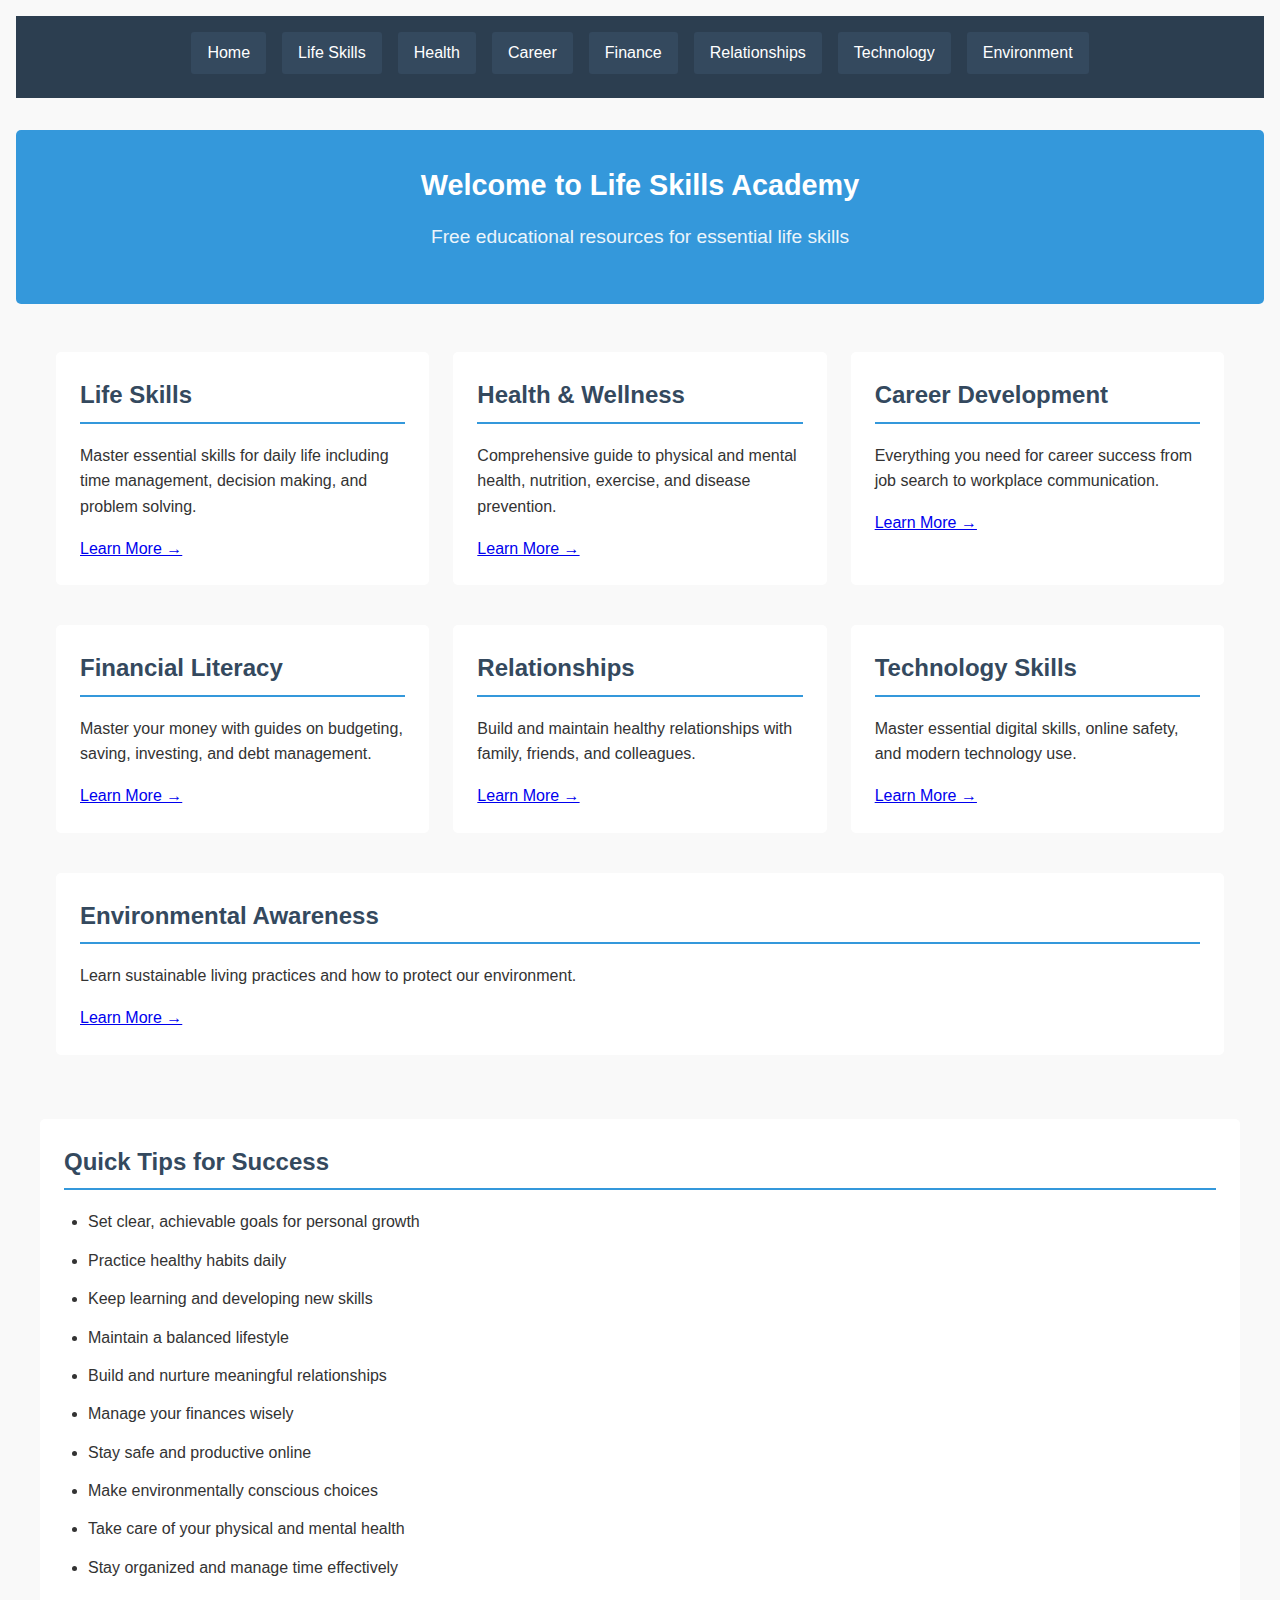
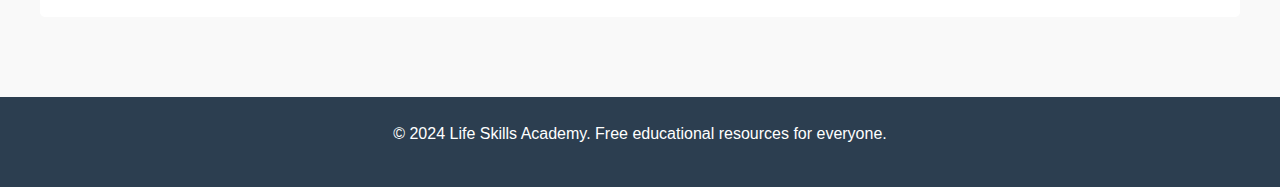
<file: index.html>
<!DOCTYPE html>
<html lang="en">
<head>
    <meta charset="UTF-8">
    <meta name="viewport" content="width=device-width, initial-scale=1.0">
    <meta name="description" content="Life Skills Academy - Free educational resources for essential life skills, health, career development, financial literacy, relationships, technology, and environmental awareness.">
    <meta http-equiv="Content-Type" content="text/html; charset=UTF-8">
    <meta name="robots" content="index, follow">
    <title>Life Skills Academy - Free Educational Resources</title>
    <link rel="stylesheet" href="styles.css">
</head>
<body>
    <header>
        <nav>
            <ul>
                <li><a href="index.html">Home</a></li>
                <li><a href="skills.html">Life Skills</a></li>
                <li><a href="health.html">Health</a></li>
                <li><a href="career.html">Career</a></li>
                <li><a href="finance.html">Finance</a></li>
                <li><a href="relationships.html">Relationships</a></li>
                <li><a href="technology.html">Technology</a></li>
                <li><a href="environment.html">Environment</a></li>
            </ul>
        </nav>
    </header>

    <main>
        <section class="hero">
            <h1>Welcome to Life Skills Academy</h1>
            <p>Free educational resources for essential life skills</p>
        </section>

        <section class="features">
            <div class="feature-grid">
                <article class="feature">
                    <h2>Life Skills</h2>
                    <p>Master essential skills for daily life including time management, decision making, and problem solving.</p>
                    <a href="skills.html">Learn More →</a>
                </article>

                <article class="feature">
                    <h2>Health & Wellness</h2>
                    <p>Comprehensive guide to physical and mental health, nutrition, exercise, and disease prevention.</p>
                    <a href="health.html">Learn More →</a>
                </article>

                <article class="feature">
                    <h2>Career Development</h2>
                    <p>Everything you need for career success from job search to workplace communication.</p>
                    <a href="career.html">Learn More →</a>
                </article>

                <article class="feature">
                    <h2>Financial Literacy</h2>
                    <p>Master your money with guides on budgeting, saving, investing, and debt management.</p>
                    <a href="finance.html">Learn More →</a>
                </article>

                <article class="feature">
                    <h2>Relationships</h2>
                    <p>Build and maintain healthy relationships with family, friends, and colleagues.</p>
                    <a href="relationships.html">Learn More →</a>
                </article>

                <article class="feature">
                    <h2>Technology Skills</h2>
                    <p>Master essential digital skills, online safety, and modern technology use.</p>
                    <a href="technology.html">Learn More →</a>
                </article>

                <article class="feature">
                    <h2>Environmental Awareness</h2>
                    <p>Learn sustainable living practices and how to protect our environment.</p>
                    <a href="environment.html">Learn More →</a>
                </article>
            </div>
        </section>

        <section class="quick-tips">
            <h2>Quick Tips for Success</h2>
            <ul>
                <li>Set clear, achievable goals for personal growth</li>
                <li>Practice healthy habits daily</li>
                <li>Keep learning and developing new skills</li>
                <li>Maintain a balanced lifestyle</li>
                <li>Build and nurture meaningful relationships</li>
                <li>Manage your finances wisely</li>
                <li>Stay safe and productive online</li>
                <li>Make environmentally conscious choices</li>
                <li>Take care of your physical and mental health</li>
                <li>Stay organized and manage time effectively</li>
            </ul>
        </section>
    </main>

    <footer>
        <p>&copy; 2024 Life Skills Academy. Free educational resources for everyone.</p>
    </footer>
</body>
</html>
</file>
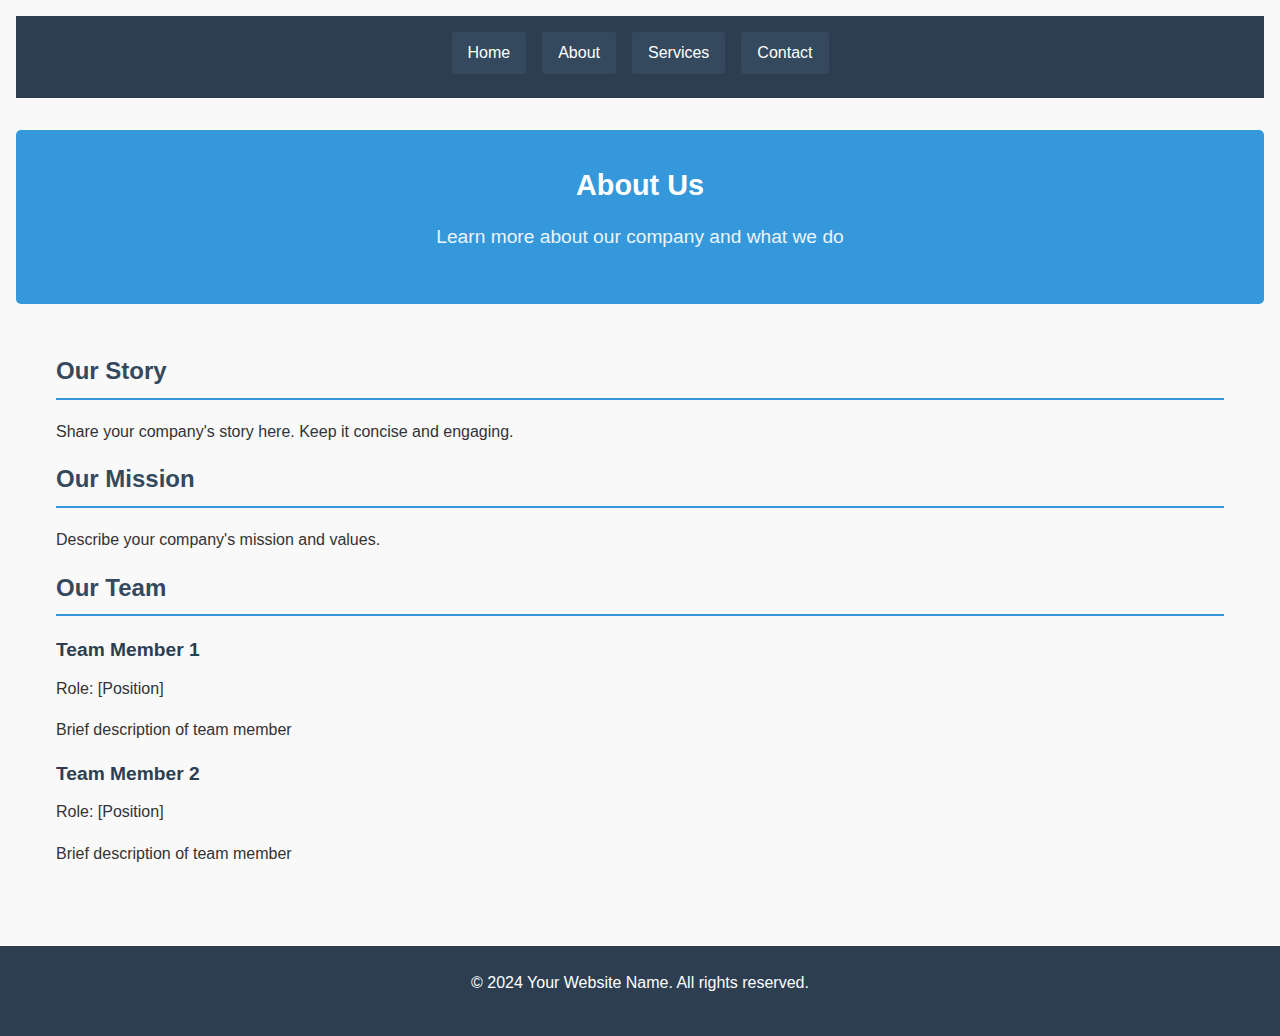
<file: about.html>
<!DOCTYPE html>
<html lang="en">
<head>
    <meta charset="UTF-8">
    <meta name="viewport" content="width=device-width, initial-scale=1.0">
    <meta name="description" content="Learn more about our company and our mission">
    <meta http-equiv="Content-Type" content="text/html; charset=UTF-8">
    <meta name="robots" content="index, follow">
    <title>About Us - Your Website Name</title>
    <link rel="stylesheet" href="styles.css">
</head>
<body>
    <header>
        <nav>
            <ul>
                <li><a href="index.html">Home</a></li>
                <li><a href="about.html">About</a></li>
                <li><a href="services.html">Services</a></li>
                <li><a href="contact.html">Contact</a></li>
            </ul>
        </nav>
    </header>

    <main>
        <section class="hero">
            <h1>About Us</h1>
            <p>Learn more about our company and what we do</p>
        </section>

        <section class="content">
            <h2>Our Story</h2>
            <p>Share your company's story here. Keep it concise and engaging.</p>

            <h2>Our Mission</h2>
            <p>Describe your company's mission and values.</p>

            <h2>Our Team</h2>
            <div class="team-members">
                <div class="member">
                    <h3>Team Member 1</h3>
                    <p>Role: [Position]</p>
                    <p>Brief description of team member</p>
                </div>
                <div class="member">
                    <h3>Team Member 2</h3>
                    <p>Role: [Position]</p>
                    <p>Brief description of team member</p>
                </div>
            </div>
        </section>
    </main>

    <footer>
        <p>&copy; 2024 Your Website Name. All rights reserved.</p>
    </footer>
</body>
</html>
</file>
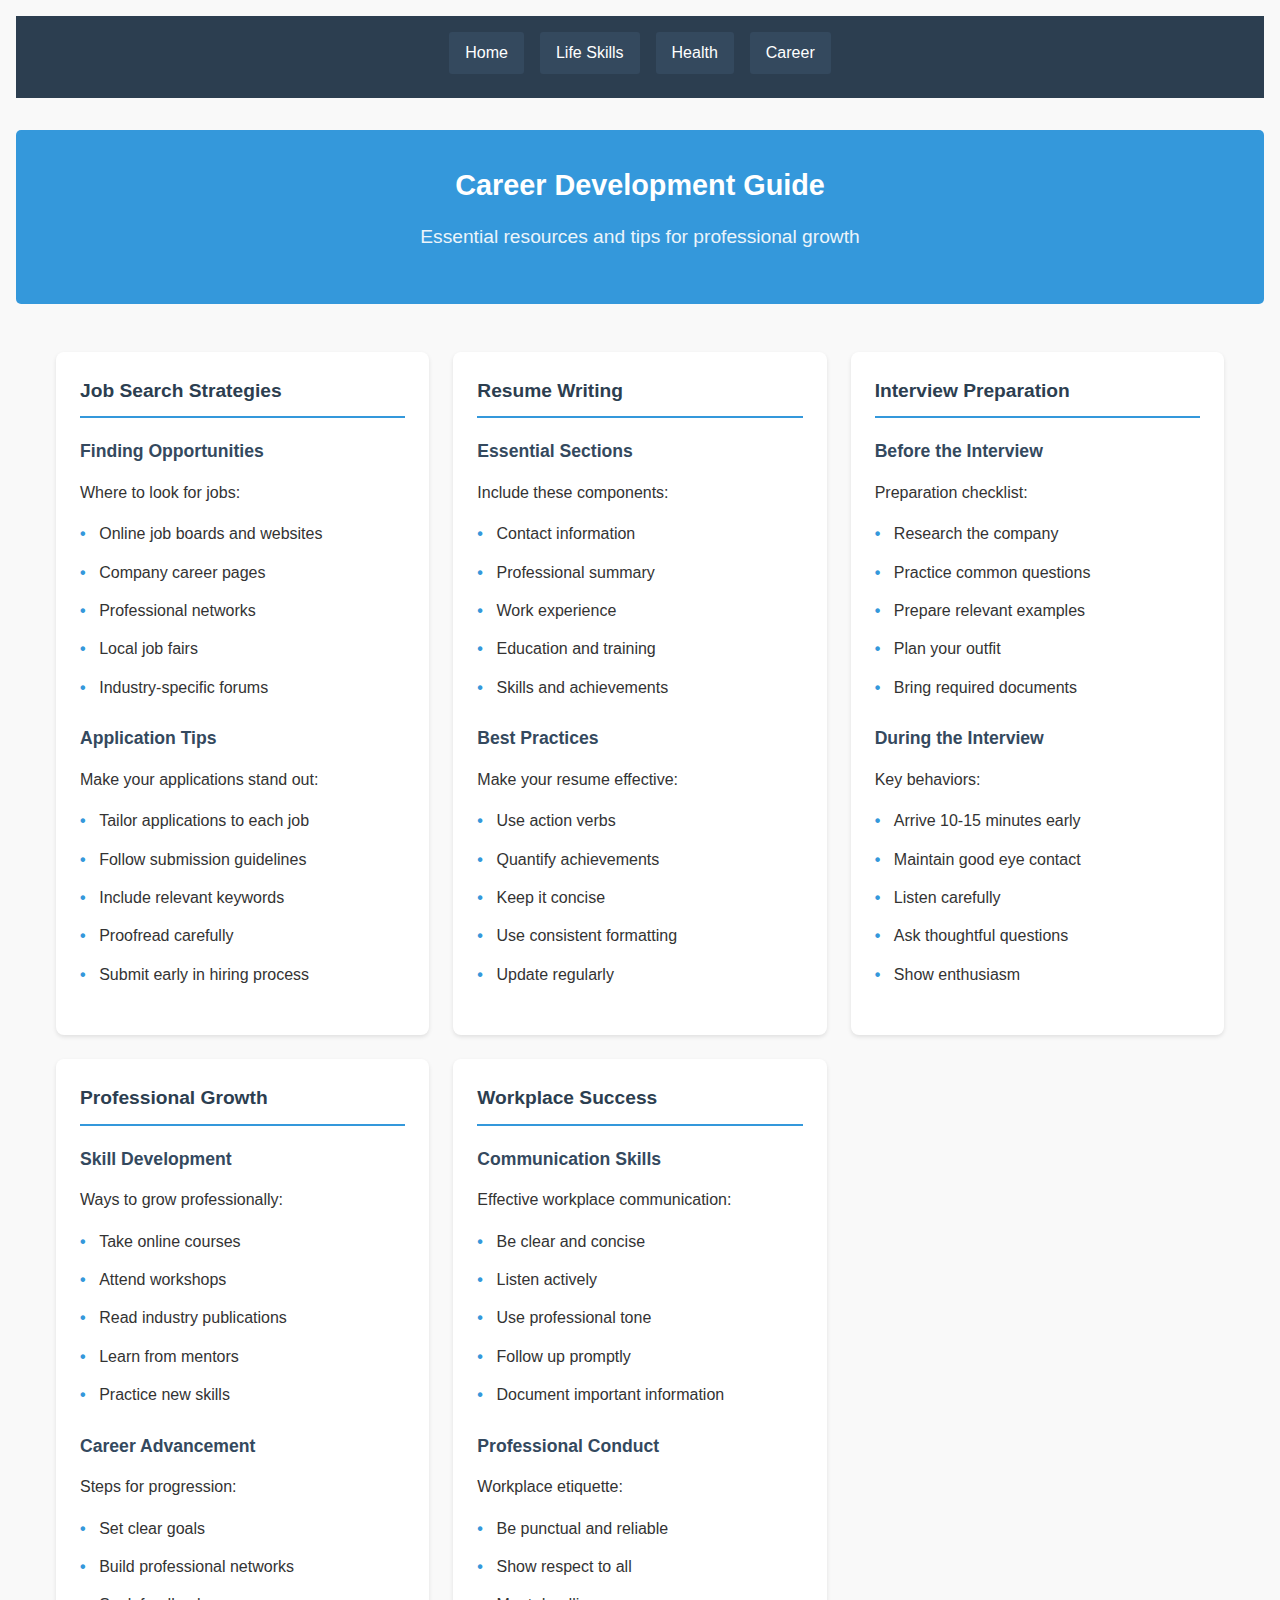
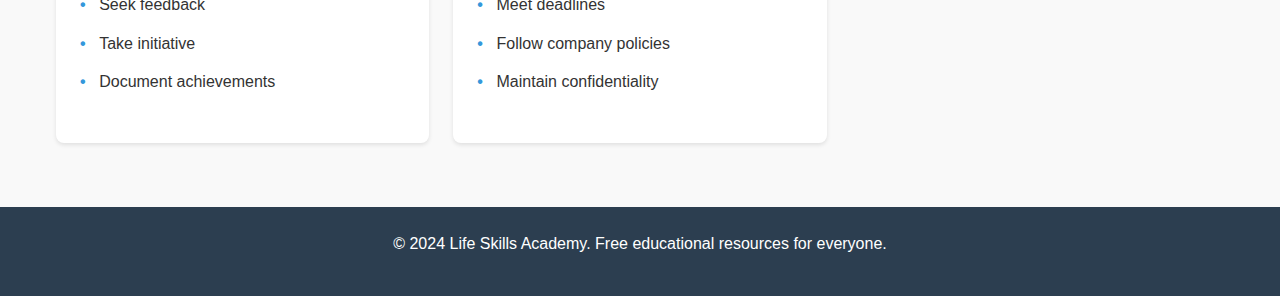
<file: career.html>
<!DOCTYPE html>
<html lang="en">
<head>
    <meta charset="UTF-8">
    <meta name="viewport" content="width=device-width, initial-scale=1.0">
    <meta name="description" content="Free career development resources covering job search, resume writing, interview skills, and professional growth.">
    <meta http-equiv="Content-Type" content="text/html; charset=UTF-8">
    <meta name="robots" content="index, follow">
    <title>Career Development - Life Skills Academy</title>
    <link rel="stylesheet" href="styles.css">
</head>
<body>
    <header>
        <nav>
            <ul>
                <li><a href="index.html">Home</a></li>
                <li><a href="skills.html">Life Skills</a></li>
                <li><a href="health.html">Health</a></li>
                <li><a href="career.html">Career</a></li>
            </ul>
        </nav>
    </header>

    <main>
        <section class="hero">
            <h1>Career Development Guide</h1>
            <p>Essential resources and tips for professional growth</p>
        </section>

        <div class="card-grid">
            <!-- Job Search Card -->
            <div class="card">
                <h3>Job Search Strategies</h3>
                <div class="card-section">
                    <h4>Finding Opportunities</h4>
                    <p>Where to look for jobs:</p>
                    <ul>
                        <li>Online job boards and websites</li>
                        <li>Company career pages</li>
                        <li>Professional networks</li>
                        <li>Local job fairs</li>
                        <li>Industry-specific forums</li>
                    </ul>
                </div>
                <div class="card-section">
                    <h4>Application Tips</h4>
                    <p>Make your applications stand out:</p>
                    <ul>
                        <li>Tailor applications to each job</li>
                        <li>Follow submission guidelines</li>
                        <li>Include relevant keywords</li>
                        <li>Proofread carefully</li>
                        <li>Submit early in hiring process</li>
                    </ul>
                </div>
            </div>

            <!-- Resume Writing Card -->
            <div class="card">
                <h3>Resume Writing</h3>
                <div class="card-section">
                    <h4>Essential Sections</h4>
                    <p>Include these components:</p>
                    <ul>
                        <li>Contact information</li>
                        <li>Professional summary</li>
                        <li>Work experience</li>
                        <li>Education and training</li>
                        <li>Skills and achievements</li>
                    </ul>
                </div>
                <div class="card-section">
                    <h4>Best Practices</h4>
                    <p>Make your resume effective:</p>
                    <ul>
                        <li>Use action verbs</li>
                        <li>Quantify achievements</li>
                        <li>Keep it concise</li>
                        <li>Use consistent formatting</li>
                        <li>Update regularly</li>
                    </ul>
                </div>
            </div>

            <!-- Interview Skills Card -->
            <div class="card">
                <h3>Interview Preparation</h3>
                <div class="card-section">
                    <h4>Before the Interview</h4>
                    <p>Preparation checklist:</p>
                    <ul>
                        <li>Research the company</li>
                        <li>Practice common questions</li>
                        <li>Prepare relevant examples</li>
                        <li>Plan your outfit</li>
                        <li>Bring required documents</li>
                    </ul>
                </div>
                <div class="card-section">
                    <h4>During the Interview</h4>
                    <p>Key behaviors:</p>
                    <ul>
                        <li>Arrive 10-15 minutes early</li>
                        <li>Maintain good eye contact</li>
                        <li>Listen carefully</li>
                        <li>Ask thoughtful questions</li>
                        <li>Show enthusiasm</li>
                    </ul>
                </div>
            </div>

            <!-- Professional Development Card -->
            <div class="card">
                <h3>Professional Growth</h3>
                <div class="card-section">
                    <h4>Skill Development</h4>
                    <p>Ways to grow professionally:</p>
                    <ul>
                        <li>Take online courses</li>
                        <li>Attend workshops</li>
                        <li>Read industry publications</li>
                        <li>Learn from mentors</li>
                        <li>Practice new skills</li>
                    </ul>
                </div>
                <div class="card-section">
                    <h4>Career Advancement</h4>
                    <p>Steps for progression:</p>
                    <ul>
                        <li>Set clear goals</li>
                        <li>Build professional networks</li>
                        <li>Seek feedback</li>
                        <li>Take initiative</li>
                        <li>Document achievements</li>
                    </ul>
                </div>
            </div>

            <!-- Workplace Success Card -->
            <div class="card">
                <h3>Workplace Success</h3>
                <div class="card-section">
                    <h4>Communication Skills</h4>
                    <p>Effective workplace communication:</p>
                    <ul>
                        <li>Be clear and concise</li>
                        <li>Listen actively</li>
                        <li>Use professional tone</li>
                        <li>Follow up promptly</li>
                        <li>Document important information</li>
                    </ul>
                </div>
                <div class="card-section">
                    <h4>Professional Conduct</h4>
                    <p>Workplace etiquette:</p>
                    <ul>
                        <li>Be punctual and reliable</li>
                        <li>Show respect to all</li>
                        <li>Meet deadlines</li>
                        <li>Follow company policies</li>
                        <li>Maintain confidentiality</li>
                    </ul>
                </div>
            </div>
        </div>
    </main>

    <footer>
        <p>&copy; 2024 Life Skills Academy. Free educational resources for everyone.</p>
    </footer>
</body>
</html>
</file>
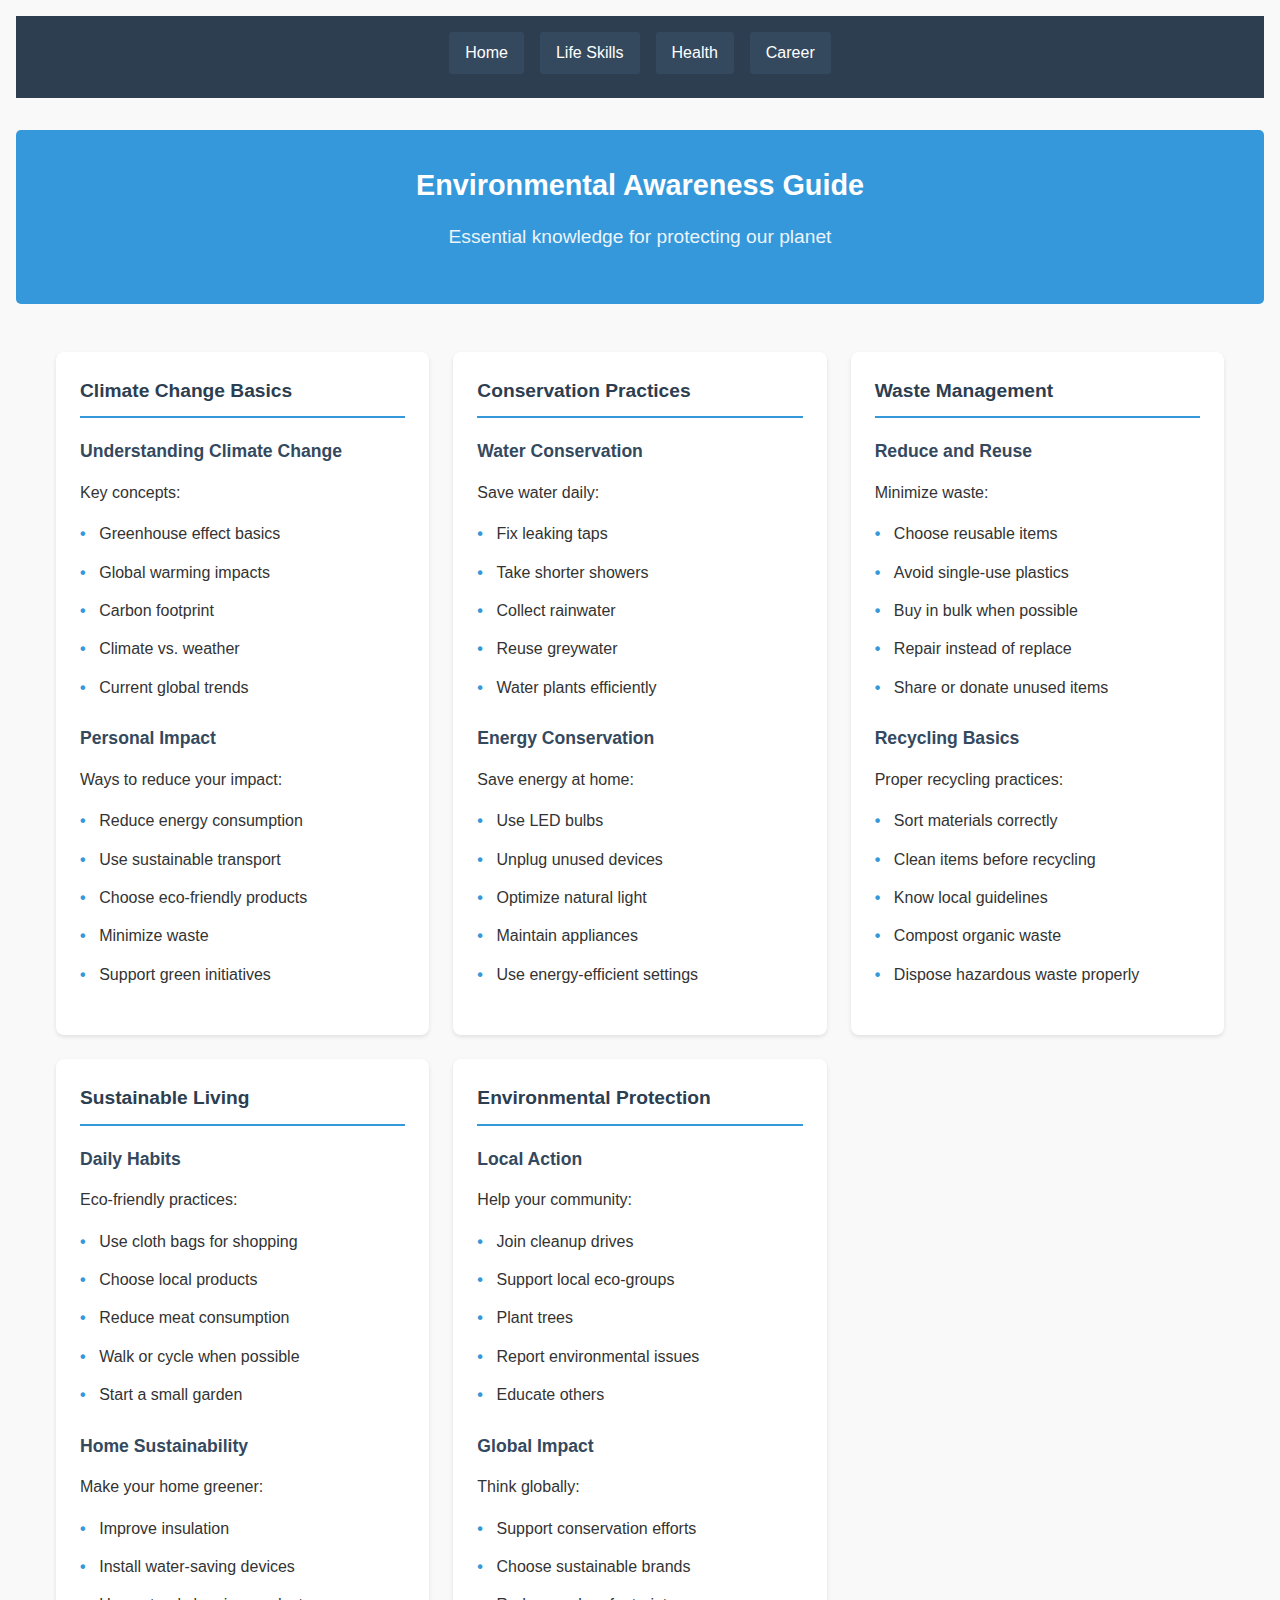
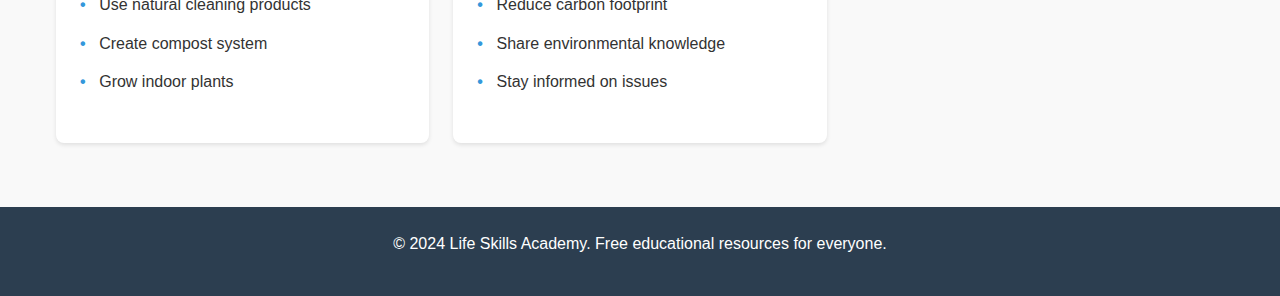
<file: environment.html>
<!DOCTYPE html>
<html lang="en">
<head>
    <meta charset="UTF-8">
    <meta name="viewport" content="width=device-width, initial-scale=1.0">
    <meta name="description" content="Free environmental education resources covering sustainability, conservation, climate change, and eco-friendly practices.">
    <meta http-equiv="Content-Type" content="text/html; charset=UTF-8">
    <meta name="robots" content="index, follow">
    <title>Environmental Education - Life Skills Academy</title>
    <link rel="stylesheet" href="styles.css">
</head>
<body>
    <header>
        <nav>
            <ul>
                <li><a href="index.html">Home</a></li>
                <li><a href="skills.html">Life Skills</a></li>
                <li><a href="health.html">Health</a></li>
                <li><a href="career.html">Career</a></li>
            </ul>
        </nav>
    </header>

    <main>
        <section class="hero">
            <h1>Environmental Awareness Guide</h1>
            <p>Essential knowledge for protecting our planet</p>
        </section>

        <div class="card-grid">
            <!-- Climate Change Card -->
            <div class="card">
                <h3>Climate Change Basics</h3>
                <div class="card-section">
                    <h4>Understanding Climate Change</h4>
                    <p>Key concepts:</p>
                    <ul>
                        <li>Greenhouse effect basics</li>
                        <li>Global warming impacts</li>
                        <li>Carbon footprint</li>
                        <li>Climate vs. weather</li>
                        <li>Current global trends</li>
                    </ul>
                </div>
                <div class="card-section">
                    <h4>Personal Impact</h4>
                    <p>Ways to reduce your impact:</p>
                    <ul>
                        <li>Reduce energy consumption</li>
                        <li>Use sustainable transport</li>
                        <li>Choose eco-friendly products</li>
                        <li>Minimize waste</li>
                        <li>Support green initiatives</li>
                    </ul>
                </div>
            </div>

            <!-- Conservation Card -->
            <div class="card">
                <h3>Conservation Practices</h3>
                <div class="card-section">
                    <h4>Water Conservation</h4>
                    <p>Save water daily:</p>
                    <ul>
                        <li>Fix leaking taps</li>
                        <li>Take shorter showers</li>
                        <li>Collect rainwater</li>
                        <li>Reuse greywater</li>
                        <li>Water plants efficiently</li>
                    </ul>
                </div>
                <div class="card-section">
                    <h4>Energy Conservation</h4>
                    <p>Save energy at home:</p>
                    <ul>
                        <li>Use LED bulbs</li>
                        <li>Unplug unused devices</li>
                        <li>Optimize natural light</li>
                        <li>Maintain appliances</li>
                        <li>Use energy-efficient settings</li>
                    </ul>
                </div>
            </div>

            <!-- Waste Management Card -->
            <div class="card">
                <h3>Waste Management</h3>
                <div class="card-section">
                    <h4>Reduce and Reuse</h4>
                    <p>Minimize waste:</p>
                    <ul>
                        <li>Choose reusable items</li>
                        <li>Avoid single-use plastics</li>
                        <li>Buy in bulk when possible</li>
                        <li>Repair instead of replace</li>
                        <li>Share or donate unused items</li>
                    </ul>
                </div>
                <div class="card-section">
                    <h4>Recycling Basics</h4>
                    <p>Proper recycling practices:</p>
                    <ul>
                        <li>Sort materials correctly</li>
                        <li>Clean items before recycling</li>
                        <li>Know local guidelines</li>
                        <li>Compost organic waste</li>
                        <li>Dispose hazardous waste properly</li>
                    </ul>
                </div>
            </div>

            <!-- Sustainable Living Card -->
            <div class="card">
                <h3>Sustainable Living</h3>
                <div class="card-section">
                    <h4>Daily Habits</h4>
                    <p>Eco-friendly practices:</p>
                    <ul>
                        <li>Use cloth bags for shopping</li>
                        <li>Choose local products</li>
                        <li>Reduce meat consumption</li>
                        <li>Walk or cycle when possible</li>
                        <li>Start a small garden</li>
                    </ul>
                </div>
                <div class="card-section">
                    <h4>Home Sustainability</h4>
                    <p>Make your home greener:</p>
                    <ul>
                        <li>Improve insulation</li>
                        <li>Install water-saving devices</li>
                        <li>Use natural cleaning products</li>
                        <li>Create compost system</li>
                        <li>Grow indoor plants</li>
                    </ul>
                </div>
            </div>

            <!-- Environmental Protection Card -->
            <div class="card">
                <h3>Environmental Protection</h3>
                <div class="card-section">
                    <h4>Local Action</h4>
                    <p>Help your community:</p>
                    <ul>
                        <li>Join cleanup drives</li>
                        <li>Support local eco-groups</li>
                        <li>Plant trees</li>
                        <li>Report environmental issues</li>
                        <li>Educate others</li>
                    </ul>
                </div>
                <div class="card-section">
                    <h4>Global Impact</h4>
                    <p>Think globally:</p>
                    <ul>
                        <li>Support conservation efforts</li>
                        <li>Choose sustainable brands</li>
                        <li>Reduce carbon footprint</li>
                        <li>Share environmental knowledge</li>
                        <li>Stay informed on issues</li>
                    </ul>
                </div>
            </div>
        </div>
    </main>

    <footer>
        <p>&copy; 2024 Life Skills Academy. Free educational resources for everyone.</p>
    </footer>
</body>
</html>
</file>
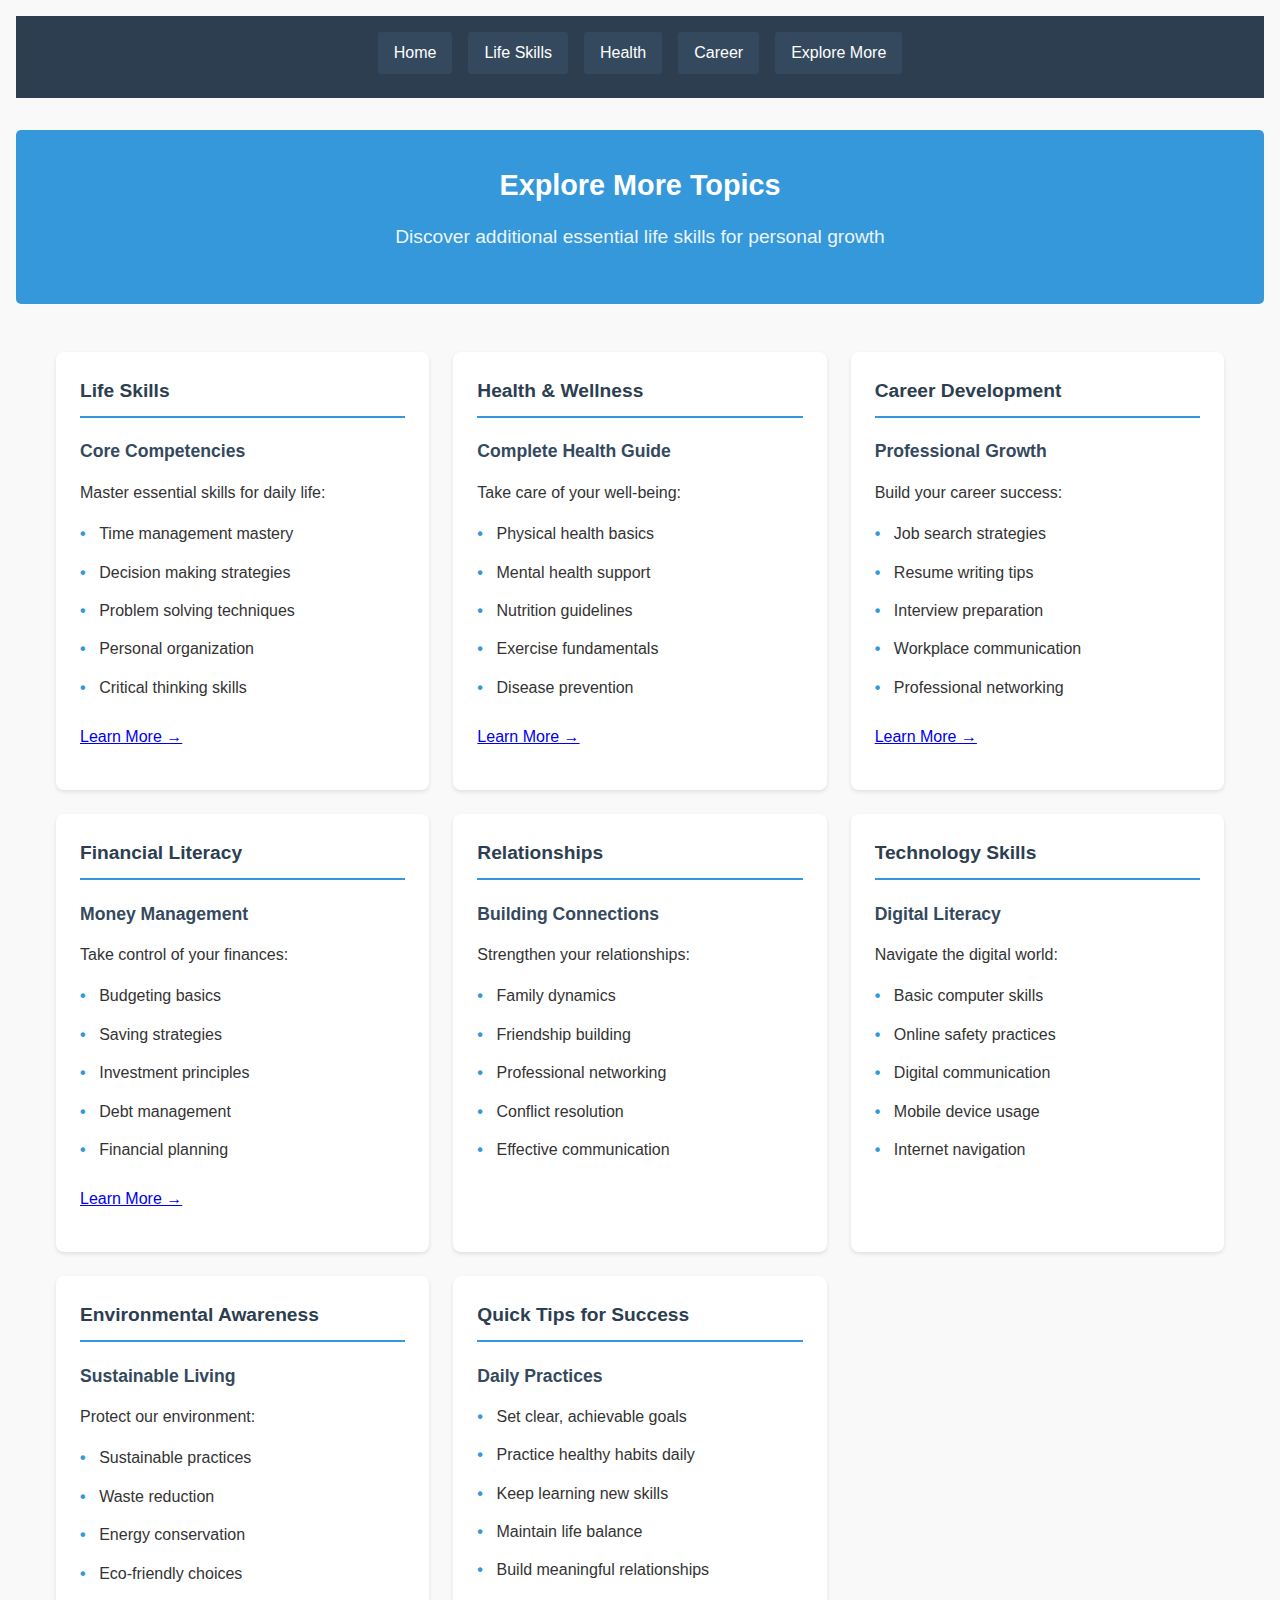
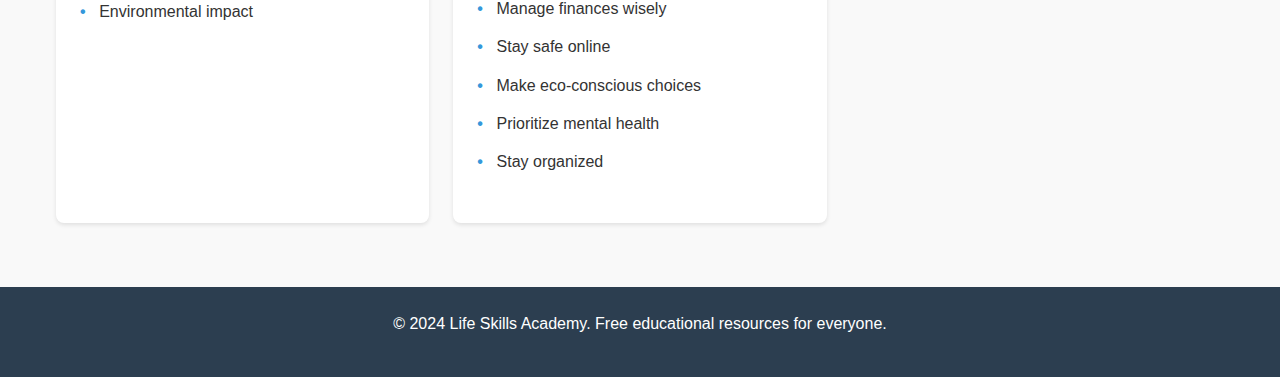
<file: explore.html>
<!DOCTYPE html>
<html lang="en">
<head>
    <meta charset="UTF-8">
    <meta name="viewport" content="width=device-width, initial-scale=1.0">
    <meta name="description" content="Explore essential life skills topics including relationships, technology, environmental awareness and more.">
    <meta http-equiv="Content-Type" content="text/html; charset=UTF-8">
    <meta name="robots" content="index, follow">
    <title>Explore Topics - Life Skills Academy</title>
    <link rel="stylesheet" href="styles.css">
</head>
<body>
    <header>
        <nav>
            <ul>
                <li><a href="index.html">Home</a></li>
                <li><a href="skills.html">Life Skills</a></li>
                <li><a href="health.html">Health</a></li>
                <li><a href="career.html">Career</a></li>
                <li><a href="explore.html">Explore More</a></li>
            </ul>
        </nav>
    </header>

    <main>
        <section class="hero">
            <h1>Explore More Topics</h1>
            <p>Discover additional essential life skills for personal growth</p>
        </section>

        <div class="card-grid">
            <!-- Life Skills Card -->
            <div class="card">
                <h3>Life Skills</h3>
                <div class="card-section">
                    <h4>Core Competencies</h4>
                    <p>Master essential skills for daily life:</p>
                    <ul>
                        <li>Time management mastery</li>
                        <li>Decision making strategies</li>
                        <li>Problem solving techniques</li>
                        <li>Personal organization</li>
                        <li>Critical thinking skills</li>
                    </ul>
                </div>
                <p><a href="skills.html">Learn More →</a></p>
            </div>

            <!-- Health & Wellness Card -->
            <div class="card">
                <h3>Health & Wellness</h3>
                <div class="card-section">
                    <h4>Complete Health Guide</h4>
                    <p>Take care of your well-being:</p>
                    <ul>
                        <li>Physical health basics</li>
                        <li>Mental health support</li>
                        <li>Nutrition guidelines</li>
                        <li>Exercise fundamentals</li>
                        <li>Disease prevention</li>
                    </ul>
                </div>
                <p><a href="health.html">Learn More →</a></p>
            </div>

            <!-- Career Development Card -->
            <div class="card">
                <h3>Career Development</h3>
                <div class="card-section">
                    <h4>Professional Growth</h4>
                    <p>Build your career success:</p>
                    <ul>
                        <li>Job search strategies</li>
                        <li>Resume writing tips</li>
                        <li>Interview preparation</li>
                        <li>Workplace communication</li>
                        <li>Professional networking</li>
                    </ul>
                </div>
                <p><a href="career.html">Learn More →</a></p>
            </div>

            <!-- Financial Literacy Card -->
            <div class="card">
                <h3>Financial Literacy</h3>
                <div class="card-section">
                    <h4>Money Management</h4>
                    <p>Take control of your finances:</p>
                    <ul>
                        <li>Budgeting basics</li>
                        <li>Saving strategies</li>
                        <li>Investment principles</li>
                        <li>Debt management</li>
                        <li>Financial planning</li>
                    </ul>
                </div>
                <p><a href="finance.html">Learn More →</a></p>
            </div>

            <!-- Relationships Card -->
            <div class="card">
                <h3>Relationships</h3>
                <div class="card-section">
                    <h4>Building Connections</h4>
                    <p>Strengthen your relationships:</p>
                    <ul>
                        <li>Family dynamics</li>
                        <li>Friendship building</li>
                        <li>Professional networking</li>
                        <li>Conflict resolution</li>
                        <li>Effective communication</li>
                    </ul>
                </div>
            </div>

            <!-- Technology Skills Card -->
            <div class="card">
                <h3>Technology Skills</h3>
                <div class="card-section">
                    <h4>Digital Literacy</h4>
                    <p>Navigate the digital world:</p>
                    <ul>
                        <li>Basic computer skills</li>
                        <li>Online safety practices</li>
                        <li>Digital communication</li>
                        <li>Mobile device usage</li>
                        <li>Internet navigation</li>
                    </ul>
                </div>
            </div>

            <!-- Environmental Awareness Card -->
            <div class="card">
                <h3>Environmental Awareness</h3>
                <div class="card-section">
                    <h4>Sustainable Living</h4>
                    <p>Protect our environment:</p>
                    <ul>
                        <li>Sustainable practices</li>
                        <li>Waste reduction</li>
                        <li>Energy conservation</li>
                        <li>Eco-friendly choices</li>
                        <li>Environmental impact</li>
                    </ul>
                </div>
            </div>

            <!-- Quick Tips Card -->
            <div class="card">
                <h3>Quick Tips for Success</h3>
                <div class="card-section">
                    <h4>Daily Practices</h4>
                    <ul>
                        <li>Set clear, achievable goals</li>
                        <li>Practice healthy habits daily</li>
                        <li>Keep learning new skills</li>
                        <li>Maintain life balance</li>
                        <li>Build meaningful relationships</li>
                        <li>Manage finances wisely</li>
                        <li>Stay safe online</li>
                        <li>Make eco-conscious choices</li>
                        <li>Prioritize mental health</li>
                        <li>Stay organized</li>
                    </ul>
                </div>
            </div>
        </div>
    </main>

    <footer>
        <p>&copy; 2024 Life Skills Academy. Free educational resources for everyone.</p>
    </footer>
</body>
</html>
</file>
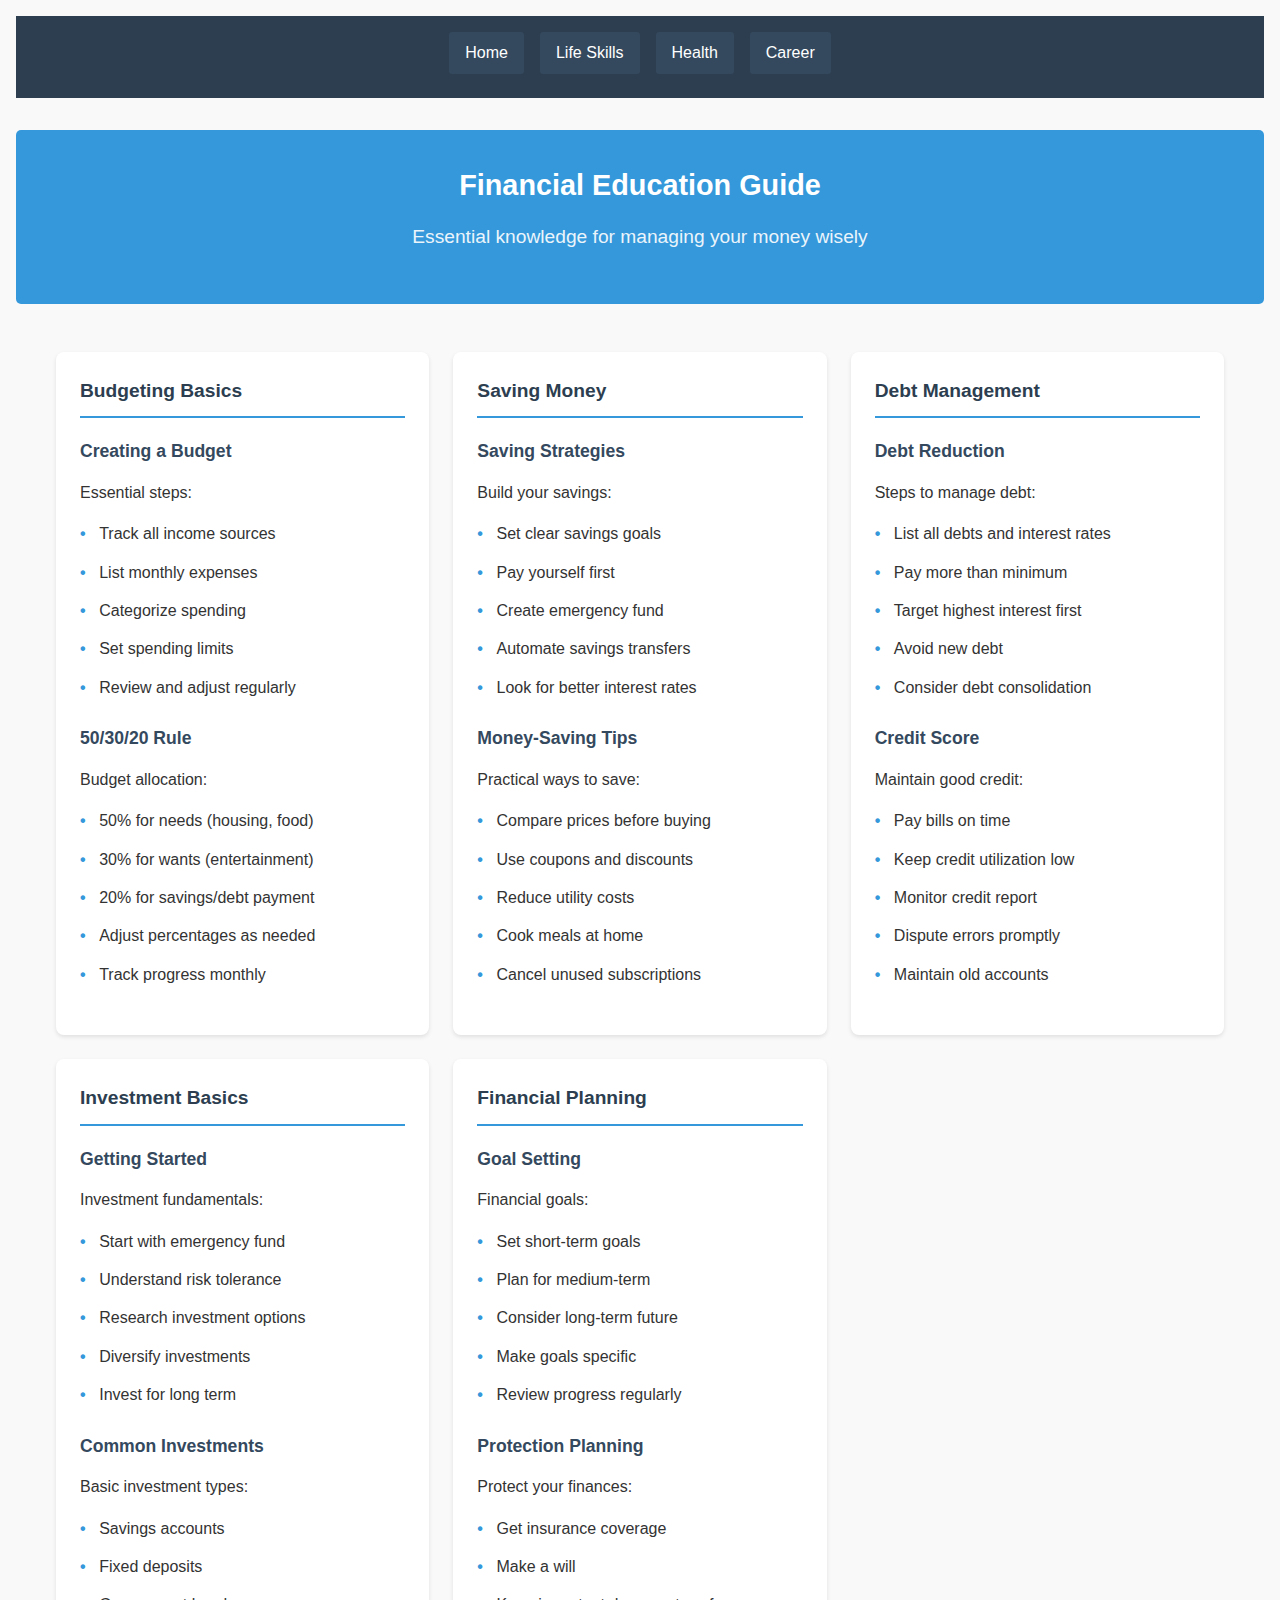
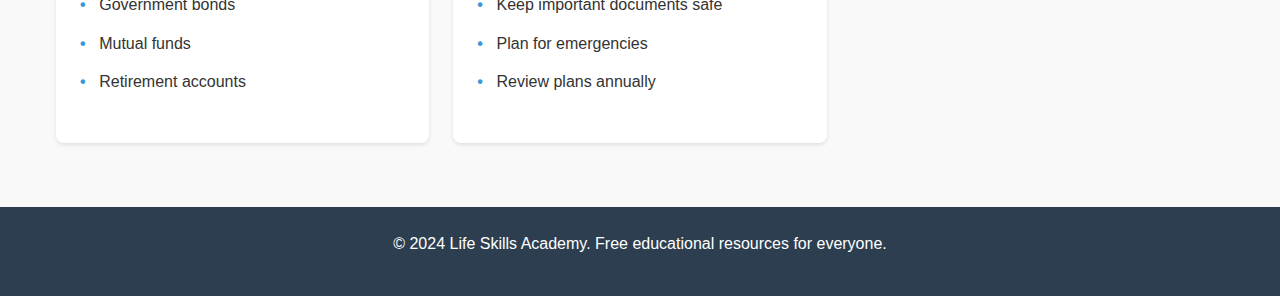
<file: finance.html>
<!DOCTYPE html>
<html lang="en">
<head>
    <meta charset="UTF-8">
    <meta name="viewport" content="width=device-width, initial-scale=1.0">
    <meta name="description" content="Free financial education resources covering budgeting, saving, investing, and money management.">
    <meta http-equiv="Content-Type" content="text/html; charset=UTF-8">
    <meta name="robots" content="index, follow">
    <title>Financial Education - Life Skills Academy</title>
    <link rel="stylesheet" href="styles.css">
</head>
<body>
    <header>
        <nav>
            <ul>
                <li><a href="index.html">Home</a></li>
                <li><a href="skills.html">Life Skills</a></li>
                <li><a href="health.html">Health</a></li>
                <li><a href="career.html">Career</a></li>
            </ul>
        </nav>
    </header>

    <main>
        <section class="hero">
            <h1>Financial Education Guide</h1>
            <p>Essential knowledge for managing your money wisely</p>
        </section>

        <div class="card-grid">
            <!-- Budgeting Card -->
            <div class="card">
                <h3>Budgeting Basics</h3>
                <div class="card-section">
                    <h4>Creating a Budget</h4>
                    <p>Essential steps:</p>
                    <ul>
                        <li>Track all income sources</li>
                        <li>List monthly expenses</li>
                        <li>Categorize spending</li>
                        <li>Set spending limits</li>
                        <li>Review and adjust regularly</li>
                    </ul>
                </div>
                <div class="card-section">
                    <h4>50/30/20 Rule</h4>
                    <p>Budget allocation:</p>
                    <ul>
                        <li>50% for needs (housing, food)</li>
                        <li>30% for wants (entertainment)</li>
                        <li>20% for savings/debt payment</li>
                        <li>Adjust percentages as needed</li>
                        <li>Track progress monthly</li>
                    </ul>
                </div>
            </div>

            <!-- Saving Card -->
            <div class="card">
                <h3>Saving Money</h3>
                <div class="card-section">
                    <h4>Saving Strategies</h4>
                    <p>Build your savings:</p>
                    <ul>
                        <li>Set clear savings goals</li>
                        <li>Pay yourself first</li>
                        <li>Create emergency fund</li>
                        <li>Automate savings transfers</li>
                        <li>Look for better interest rates</li>
                    </ul>
                </div>
                <div class="card-section">
                    <h4>Money-Saving Tips</h4>
                    <p>Practical ways to save:</p>
                    <ul>
                        <li>Compare prices before buying</li>
                        <li>Use coupons and discounts</li>
                        <li>Reduce utility costs</li>
                        <li>Cook meals at home</li>
                        <li>Cancel unused subscriptions</li>
                    </ul>
                </div>
            </div>

            <!-- Debt Management Card -->
            <div class="card">
                <h3>Debt Management</h3>
                <div class="card-section">
                    <h4>Debt Reduction</h4>
                    <p>Steps to manage debt:</p>
                    <ul>
                        <li>List all debts and interest rates</li>
                        <li>Pay more than minimum</li>
                        <li>Target highest interest first</li>
                        <li>Avoid new debt</li>
                        <li>Consider debt consolidation</li>
                    </ul>
                </div>
                <div class="card-section">
                    <h4>Credit Score</h4>
                    <p>Maintain good credit:</p>
                    <ul>
                        <li>Pay bills on time</li>
                        <li>Keep credit utilization low</li>
                        <li>Monitor credit report</li>
                        <li>Dispute errors promptly</li>
                        <li>Maintain old accounts</li>
                    </ul>
                </div>
            </div>

            <!-- Investment Basics Card -->
            <div class="card">
                <h3>Investment Basics</h3>
                <div class="card-section">
                    <h4>Getting Started</h4>
                    <p>Investment fundamentals:</p>
                    <ul>
                        <li>Start with emergency fund</li>
                        <li>Understand risk tolerance</li>
                        <li>Research investment options</li>
                        <li>Diversify investments</li>
                        <li>Invest for long term</li>
                    </ul>
                </div>
                <div class="card-section">
                    <h4>Common Investments</h4>
                    <p>Basic investment types:</p>
                    <ul>
                        <li>Savings accounts</li>
                        <li>Fixed deposits</li>
                        <li>Government bonds</li>
                        <li>Mutual funds</li>
                        <li>Retirement accounts</li>
                    </ul>
                </div>
            </div>

            <!-- Financial Planning Card -->
            <div class="card">
                <h3>Financial Planning</h3>
                <div class="card-section">
                    <h4>Goal Setting</h4>
                    <p>Financial goals:</p>
                    <ul>
                        <li>Set short-term goals</li>
                        <li>Plan for medium-term</li>
                        <li>Consider long-term future</li>
                        <li>Make goals specific</li>
                        <li>Review progress regularly</li>
                    </ul>
                </div>
                <div class="card-section">
                    <h4>Protection Planning</h4>
                    <p>Protect your finances:</p>
                    <ul>
                        <li>Get insurance coverage</li>
                        <li>Make a will</li>
                        <li>Keep important documents safe</li>
                        <li>Plan for emergencies</li>
                        <li>Review plans annually</li>
                    </ul>
                </div>
            </div>
        </div>
    </main>

    <footer>
        <p>&copy; 2024 Life Skills Academy. Free educational resources for everyone.</p>
    </footer>
</body>
</html>
</file>
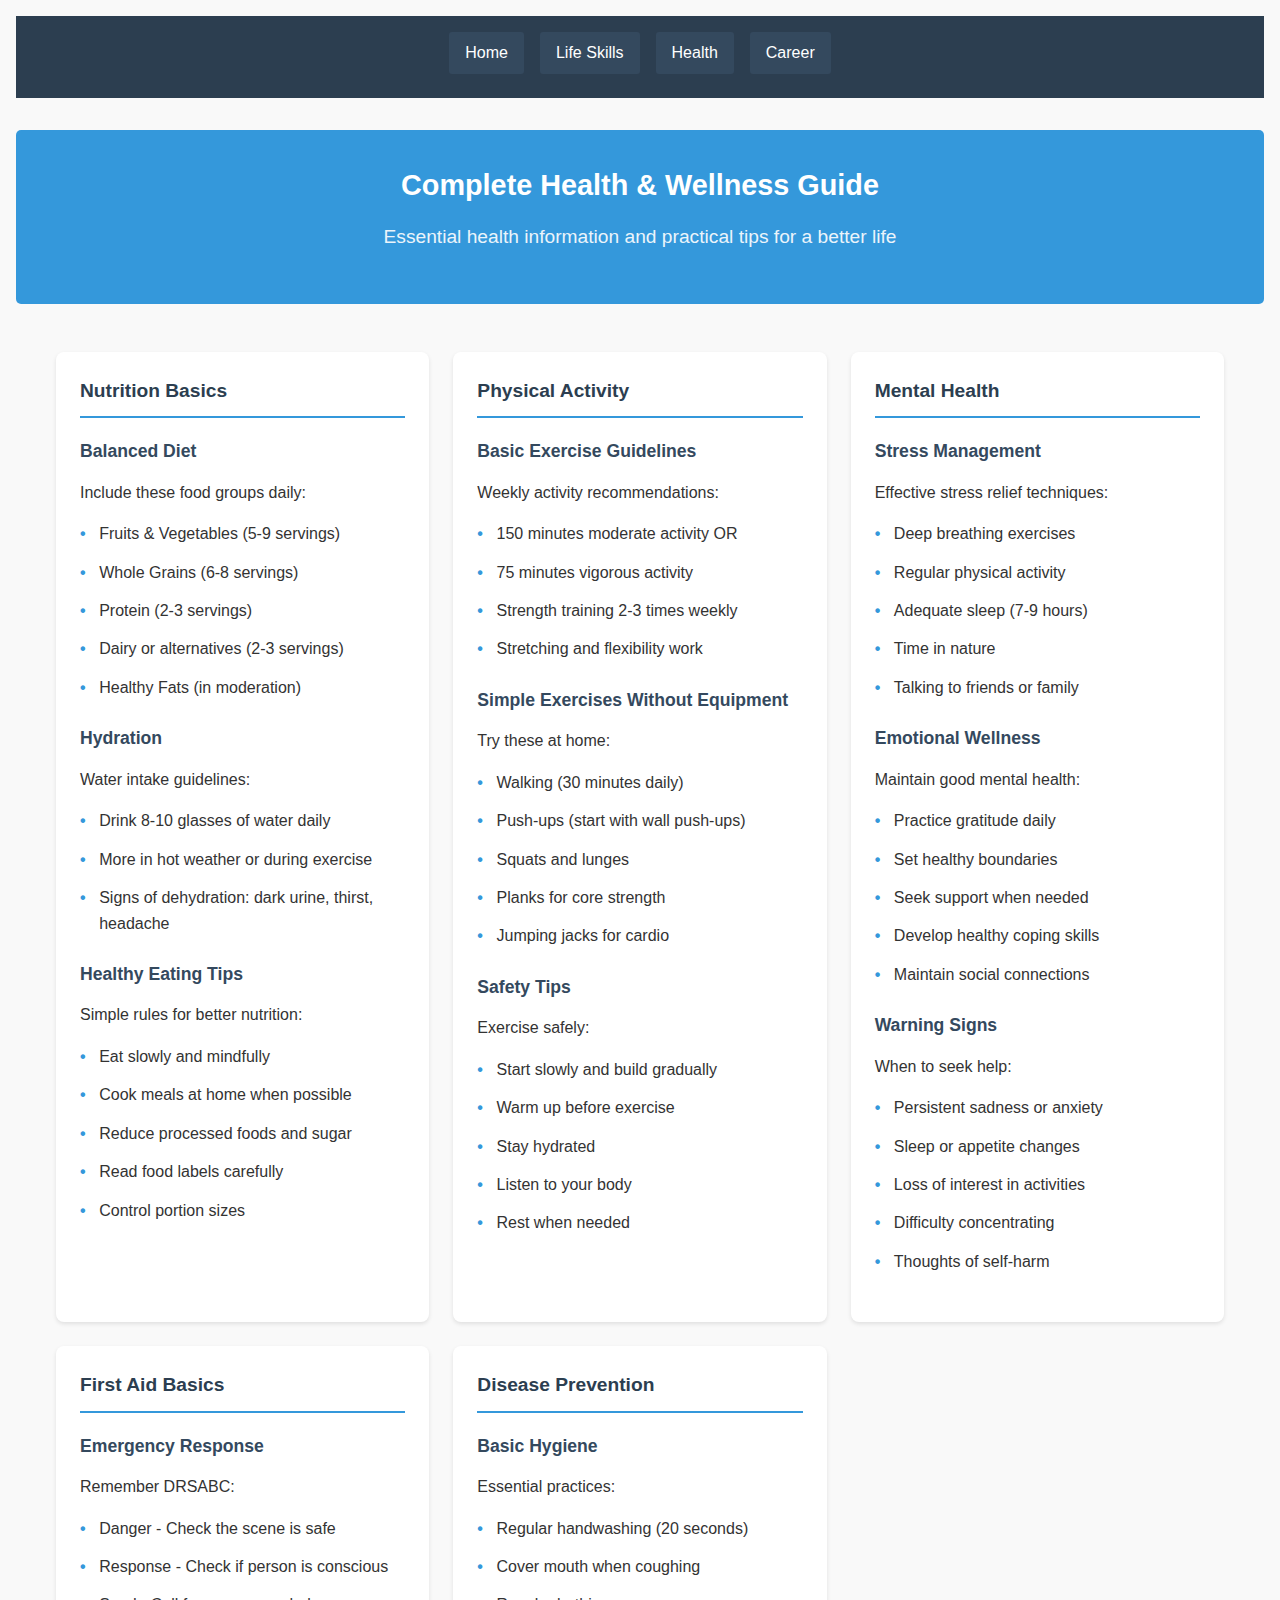
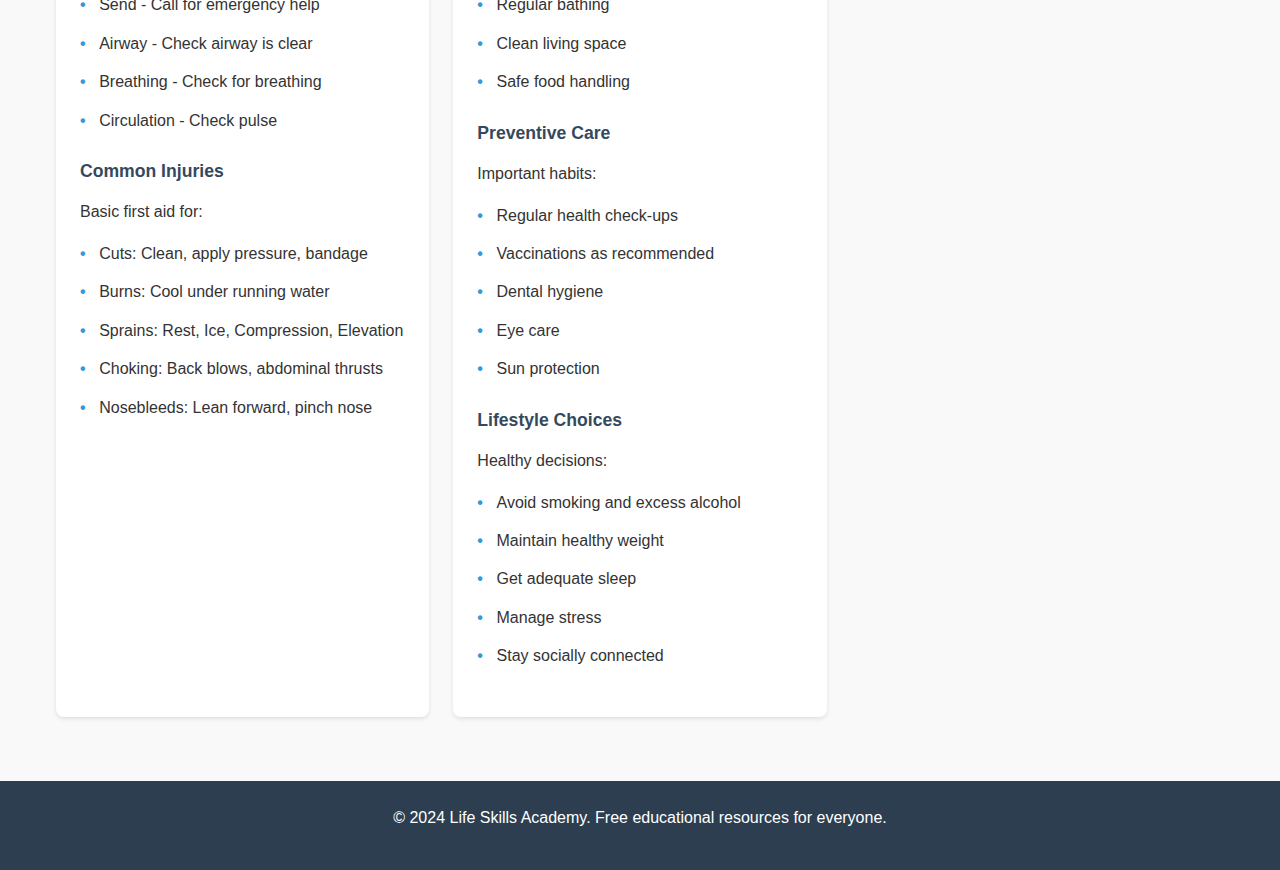
<file: health.html>
<!DOCTYPE html>
<html lang="en">
<head>
    <meta charset="UTF-8">
    <meta name="viewport" content="width=device-width, initial-scale=1.0">
    <meta name="description" content="Free health education resources covering nutrition, exercise, mental health, first aid, disease prevention, and wellness tips for a healthier life.">
    <meta http-equiv="Content-Type" content="text/html; charset=UTF-8">
    <meta name="robots" content="index, follow">
    <title>Health & Wellness Guide - Life Skills Academy</title>
    <link rel="stylesheet" href="styles.css">
</head>
<body>
    <header>
        <nav>
            <ul>
                <li><a href="index.html">Home</a></li>
                <li><a href="skills.html">Life Skills</a></li>
                <li><a href="health.html">Health</a></li>
                <li><a href="career.html">Career</a></li>
            </ul>
        </nav>
    </header>

    <main>
        <section class="hero">
            <h1>Complete Health & Wellness Guide</h1>
            <p>Essential health information and practical tips for a better life</p>
        </section>

        <div class="card-grid">
            <!-- Nutrition Card -->
            <div class="card">
                <h3>Nutrition Basics</h3>
                <div class="card-section">
                    <h4>Balanced Diet</h4>
                    <p>Include these food groups daily:</p>
                    <ul>
                        <li>Fruits & Vegetables (5-9 servings)</li>
                        <li>Whole Grains (6-8 servings)</li>
                        <li>Protein (2-3 servings)</li>
                        <li>Dairy or alternatives (2-3 servings)</li>
                        <li>Healthy Fats (in moderation)</li>
                    </ul>
                </div>
                <div class="card-section">
                    <h4>Hydration</h4>
                    <p>Water intake guidelines:</p>
                    <ul>
                        <li>Drink 8-10 glasses of water daily</li>
                        <li>More in hot weather or during exercise</li>
                        <li>Signs of dehydration: dark urine, thirst, headache</li>
                    </ul>
                </div>
                <div class="card-section">
                    <h4>Healthy Eating Tips</h4>
                    <p>Simple rules for better nutrition:</p>
                    <ul>
                        <li>Eat slowly and mindfully</li>
                        <li>Cook meals at home when possible</li>
                        <li>Reduce processed foods and sugar</li>
                        <li>Read food labels carefully</li>
                        <li>Control portion sizes</li>
                    </ul>
                </div>
            </div>

            <!-- Physical Activity Card -->
            <div class="card">
                <h3>Physical Activity</h3>
                <div class="card-section">
                    <h4>Basic Exercise Guidelines</h4>
                    <p>Weekly activity recommendations:</p>
                    <ul>
                        <li>150 minutes moderate activity OR</li>
                        <li>75 minutes vigorous activity</li>
                        <li>Strength training 2-3 times weekly</li>
                        <li>Stretching and flexibility work</li>
                    </ul>
                </div>
                <div class="card-section">
                    <h4>Simple Exercises Without Equipment</h4>
                    <p>Try these at home:</p>
                    <ul>
                        <li>Walking (30 minutes daily)</li>
                        <li>Push-ups (start with wall push-ups)</li>
                        <li>Squats and lunges</li>
                        <li>Planks for core strength</li>
                        <li>Jumping jacks for cardio</li>
                    </ul>
                </div>
                <div class="card-section">
                    <h4>Safety Tips</h4>
                    <p>Exercise safely:</p>
                    <ul>
                        <li>Start slowly and build gradually</li>
                        <li>Warm up before exercise</li>
                        <li>Stay hydrated</li>
                        <li>Listen to your body</li>
                        <li>Rest when needed</li>
                    </ul>
                </div>
            </div>

            <!-- Mental Health Card -->
            <div class="card">
                <h3>Mental Health</h3>
                <div class="card-section">
                    <h4>Stress Management</h4>
                    <p>Effective stress relief techniques:</p>
                    <ul>
                        <li>Deep breathing exercises</li>
                        <li>Regular physical activity</li>
                        <li>Adequate sleep (7-9 hours)</li>
                        <li>Time in nature</li>
                        <li>Talking to friends or family</li>
                    </ul>
                </div>
                <div class="card-section">
                    <h4>Emotional Wellness</h4>
                    <p>Maintain good mental health:</p>
                    <ul>
                        <li>Practice gratitude daily</li>
                        <li>Set healthy boundaries</li>
                        <li>Seek support when needed</li>
                        <li>Develop healthy coping skills</li>
                        <li>Maintain social connections</li>
                    </ul>
                </div>
                <div class="card-section">
                    <h4>Warning Signs</h4>
                    <p>When to seek help:</p>
                    <ul>
                        <li>Persistent sadness or anxiety</li>
                        <li>Sleep or appetite changes</li>
                        <li>Loss of interest in activities</li>
                        <li>Difficulty concentrating</li>
                        <li>Thoughts of self-harm</li>
                    </ul>
                </div>
            </div>

            <!-- First Aid Card -->
            <div class="card">
                <h3>First Aid Basics</h3>
                <div class="card-section">
                    <h4>Emergency Response</h4>
                    <p>Remember DRSABC:</p>
                    <ul>
                        <li>Danger - Check the scene is safe</li>
                        <li>Response - Check if person is conscious</li>
                        <li>Send - Call for emergency help</li>
                        <li>Airway - Check airway is clear</li>
                        <li>Breathing - Check for breathing</li>
                        <li>Circulation - Check pulse</li>
                    </ul>
                </div>
                <div class="card-section">
                    <h4>Common Injuries</h4>
                    <p>Basic first aid for:</p>
                    <ul>
                        <li>Cuts: Clean, apply pressure, bandage</li>
                        <li>Burns: Cool under running water</li>
                        <li>Sprains: Rest, Ice, Compression, Elevation</li>
                        <li>Choking: Back blows, abdominal thrusts</li>
                        <li>Nosebleeds: Lean forward, pinch nose</li>
                    </ul>
                </div>
            </div>

            <!-- Disease Prevention Card -->
            <div class="card">
                <h3>Disease Prevention</h3>
                <div class="card-section">
                    <h4>Basic Hygiene</h4>
                    <p>Essential practices:</p>
                    <ul>
                        <li>Regular handwashing (20 seconds)</li>
                        <li>Cover mouth when coughing</li>
                        <li>Regular bathing</li>
                        <li>Clean living space</li>
                        <li>Safe food handling</li>
                    </ul>
                </div>
                <div class="card-section">
                    <h4>Preventive Care</h4>
                    <p>Important habits:</p>
                    <ul>
                        <li>Regular health check-ups</li>
                        <li>Vaccinations as recommended</li>
                        <li>Dental hygiene</li>
                        <li>Eye care</li>
                        <li>Sun protection</li>
                    </ul>
                </div>
                <div class="card-section">
                    <h4>Lifestyle Choices</h4>
                    <p>Healthy decisions:</p>
                    <ul>
                        <li>Avoid smoking and excess alcohol</li>
                        <li>Maintain healthy weight</li>
                        <li>Get adequate sleep</li>
                        <li>Manage stress</li>
                        <li>Stay socially connected</li>
                    </ul>
                </div>
            </div>
        </div>
    </main>

    <footer>
        <p>&copy; 2024 Life Skills Academy. Free educational resources for everyone.</p>
    </footer>
</body>
</html>
</file>
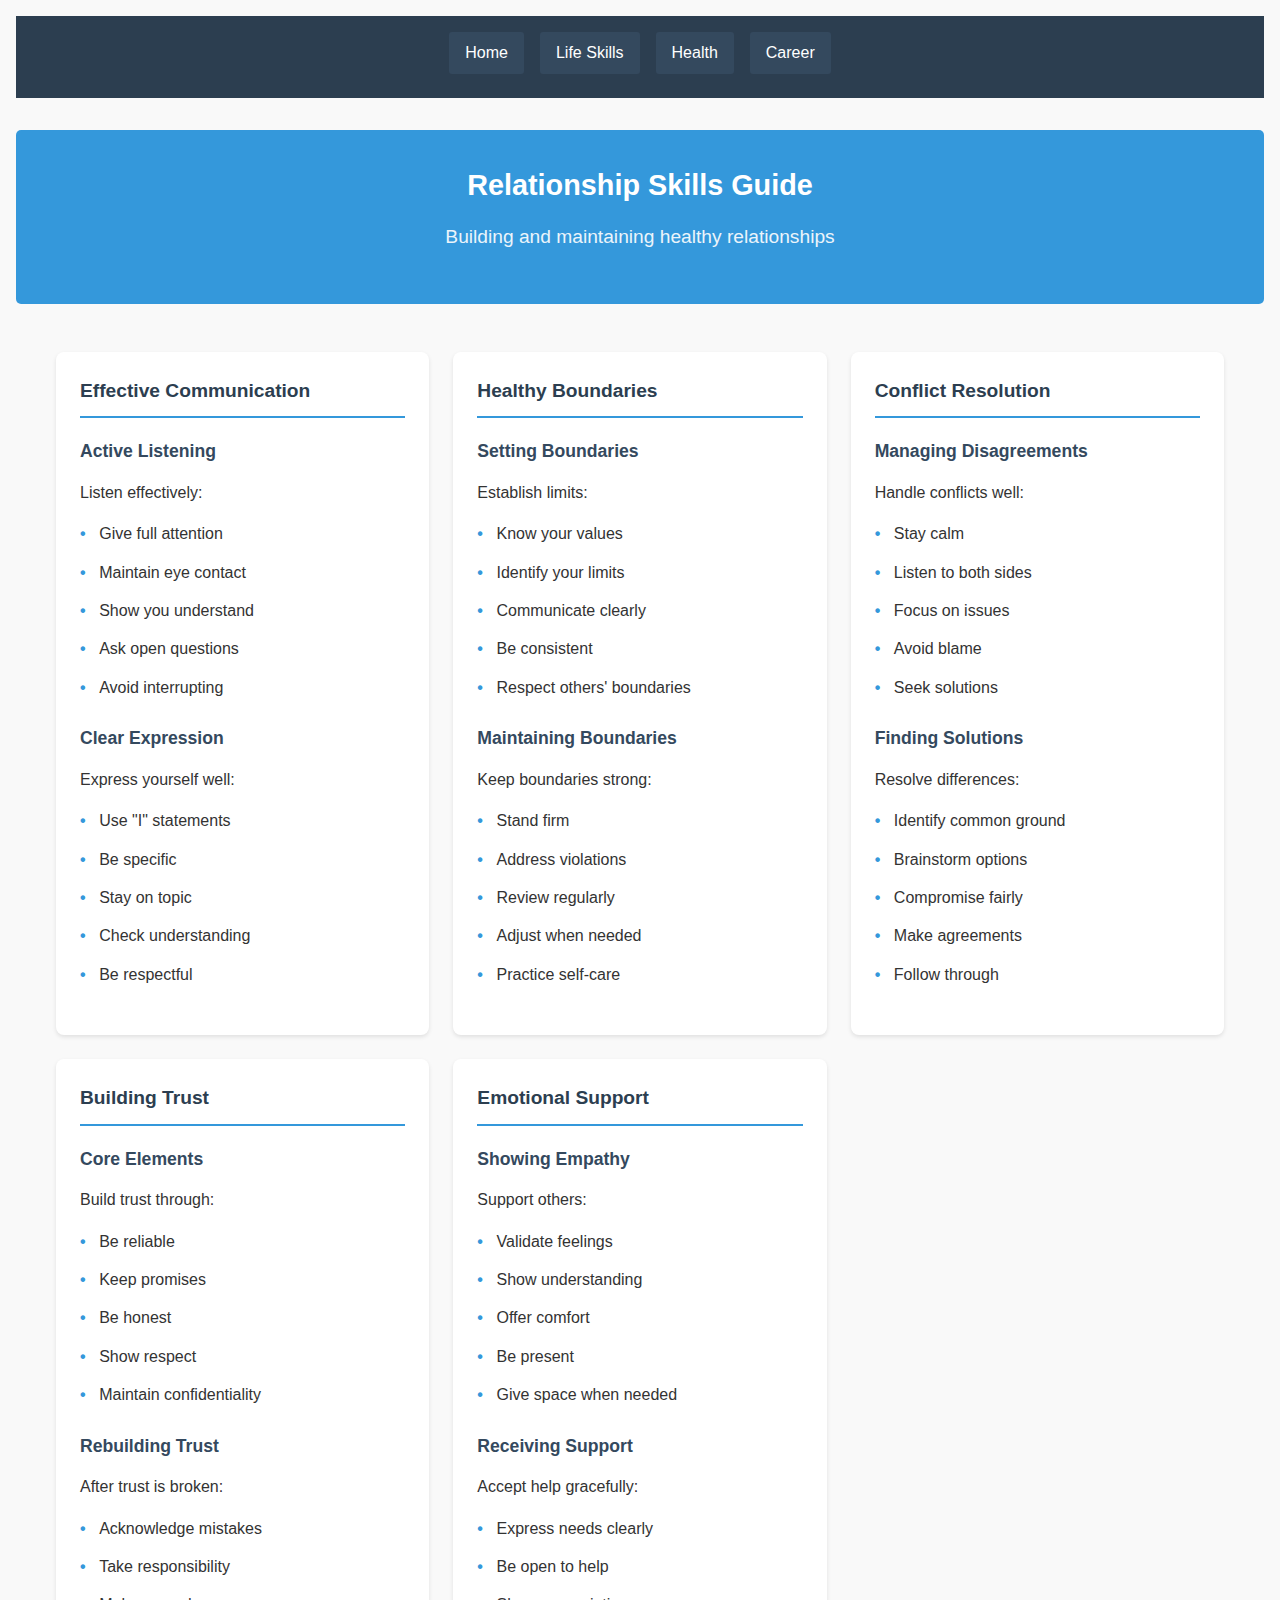
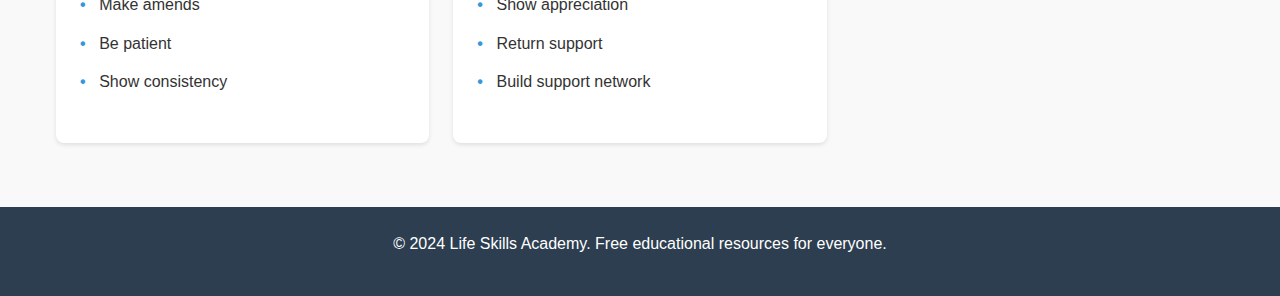
<file: relationships.html>
<!DOCTYPE html>
<html lang="en">
<head>
    <meta charset="UTF-8">
    <meta name="viewport" content="width=device-width, initial-scale=1.0">
    <meta name="description" content="Free relationship education covering communication, boundaries, conflict resolution, and building healthy connections.">
    <meta http-equiv="Content-Type" content="text/html; charset=UTF-8">
    <meta name="robots" content="index, follow">
    <title>Relationship Skills - Life Skills Academy</title>
    <link rel="stylesheet" href="styles.css">
</head>
<body>
    <header>
        <nav>
            <ul>
                <li><a href="index.html">Home</a></li>
                <li><a href="skills.html">Life Skills</a></li>
                <li><a href="health.html">Health</a></li>
                <li><a href="career.html">Career</a></li>
            </ul>
        </nav>
    </header>

    <main>
        <section class="hero">
            <h1>Relationship Skills Guide</h1>
            <p>Building and maintaining healthy relationships</p>
        </section>

        <div class="card-grid">
            <!-- Communication Card -->
            <div class="card">
                <h3>Effective Communication</h3>
                <div class="card-section">
                    <h4>Active Listening</h4>
                    <p>Listen effectively:</p>
                    <ul>
                        <li>Give full attention</li>
                        <li>Maintain eye contact</li>
                        <li>Show you understand</li>
                        <li>Ask open questions</li>
                        <li>Avoid interrupting</li>
                    </ul>
                </div>
                <div class="card-section">
                    <h4>Clear Expression</h4>
                    <p>Express yourself well:</p>
                    <ul>
                        <li>Use "I" statements</li>
                        <li>Be specific</li>
                        <li>Stay on topic</li>
                        <li>Check understanding</li>
                        <li>Be respectful</li>
                    </ul>
                </div>
            </div>

            <!-- Boundaries Card -->
            <div class="card">
                <h3>Healthy Boundaries</h3>
                <div class="card-section">
                    <h4>Setting Boundaries</h4>
                    <p>Establish limits:</p>
                    <ul>
                        <li>Know your values</li>
                        <li>Identify your limits</li>
                        <li>Communicate clearly</li>
                        <li>Be consistent</li>
                        <li>Respect others' boundaries</li>
                    </ul>
                </div>
                <div class="card-section">
                    <h4>Maintaining Boundaries</h4>
                    <p>Keep boundaries strong:</p>
                    <ul>
                        <li>Stand firm</li>
                        <li>Address violations</li>
                        <li>Review regularly</li>
                        <li>Adjust when needed</li>
                        <li>Practice self-care</li>
                    </ul>
                </div>
            </div>

            <!-- Conflict Resolution Card -->
            <div class="card">
                <h3>Conflict Resolution</h3>
                <div class="card-section">
                    <h4>Managing Disagreements</h4>
                    <p>Handle conflicts well:</p>
                    <ul>
                        <li>Stay calm</li>
                        <li>Listen to both sides</li>
                        <li>Focus on issues</li>
                        <li>Avoid blame</li>
                        <li>Seek solutions</li>
                    </ul>
                </div>
                <div class="card-section">
                    <h4>Finding Solutions</h4>
                    <p>Resolve differences:</p>
                    <ul>
                        <li>Identify common ground</li>
                        <li>Brainstorm options</li>
                        <li>Compromise fairly</li>
                        <li>Make agreements</li>
                        <li>Follow through</li>
                    </ul>
                </div>
            </div>

            <!-- Trust Building Card -->
            <div class="card">
                <h3>Building Trust</h3>
                <div class="card-section">
                    <h4>Core Elements</h4>
                    <p>Build trust through:</p>
                    <ul>
                        <li>Be reliable</li>
                        <li>Keep promises</li>
                        <li>Be honest</li>
                        <li>Show respect</li>
                        <li>Maintain confidentiality</li>
                    </ul>
                </div>
                <div class="card-section">
                    <h4>Rebuilding Trust</h4>
                    <p>After trust is broken:</p>
                    <ul>
                        <li>Acknowledge mistakes</li>
                        <li>Take responsibility</li>
                        <li>Make amends</li>
                        <li>Be patient</li>
                        <li>Show consistency</li>
                    </ul>
                </div>
            </div>

            <!-- Emotional Support Card -->
            <div class="card">
                <h3>Emotional Support</h3>
                <div class="card-section">
                    <h4>Showing Empathy</h4>
                    <p>Support others:</p>
                    <ul>
                        <li>Validate feelings</li>
                        <li>Show understanding</li>
                        <li>Offer comfort</li>
                        <li>Be present</li>
                        <li>Give space when needed</li>
                    </ul>
                </div>
                <div class="card-section">
                    <h4>Receiving Support</h4>
                    <p>Accept help gracefully:</p>
                    <ul>
                        <li>Express needs clearly</li>
                        <li>Be open to help</li>
                        <li>Show appreciation</li>
                        <li>Return support</li>
                        <li>Build support network</li>
                    </ul>
                </div>
            </div>
        </div>
    </main>

    <footer>
        <p>&copy; 2024 Life Skills Academy. Free educational resources for everyone.</p>
    </footer>
</body>
</html>
</file>
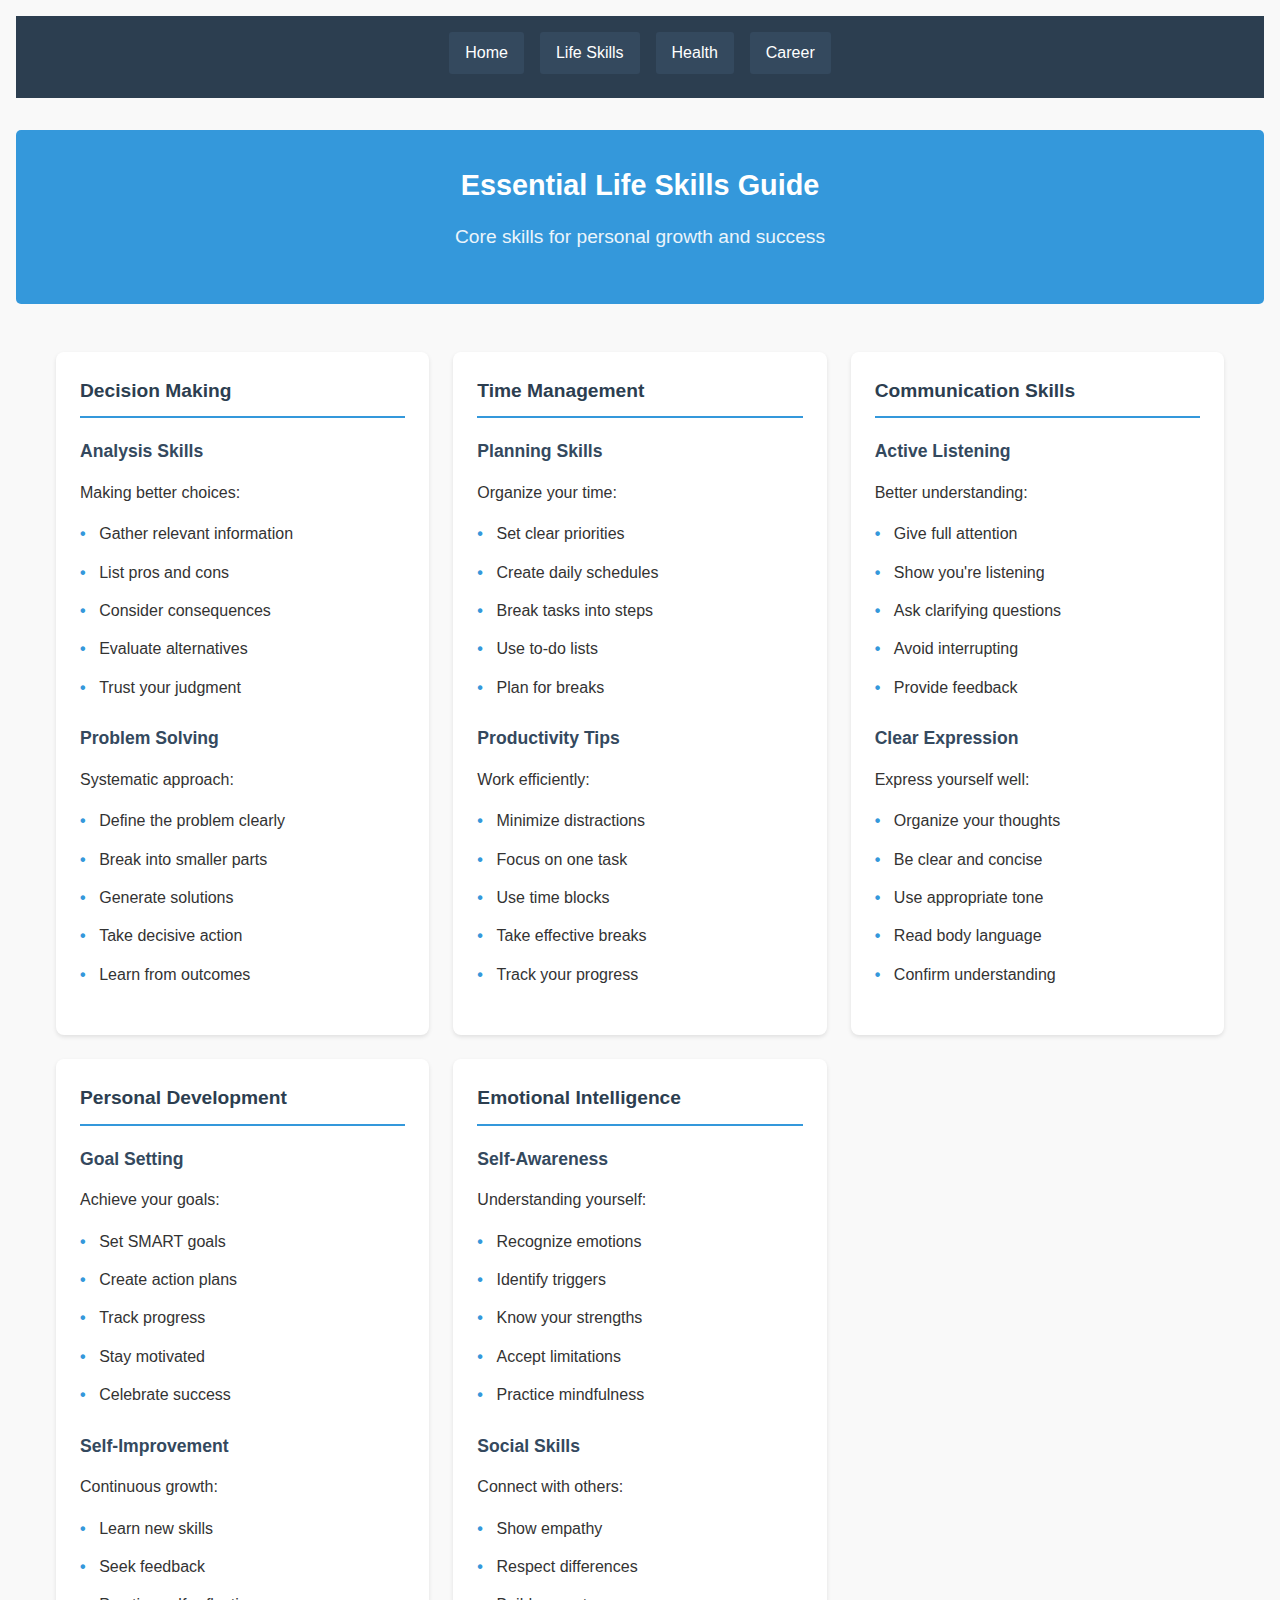
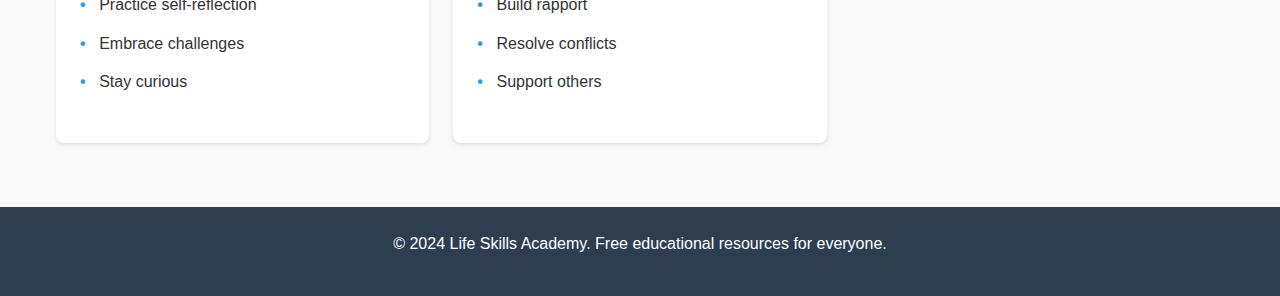
<file: skills.html>
<!DOCTYPE html>
<html lang="en">
<head>
    <meta charset="UTF-8">
    <meta name="viewport" content="width=device-width, initial-scale=1.0">
    <meta name="description" content="Free life skills education covering decision making, time management, problem solving, and personal development.">
    <meta http-equiv="Content-Type" content="text/html; charset=UTF-8">
    <meta name="robots" content="index, follow">
    <title>Life Skills - Life Skills Academy</title>
    <link rel="stylesheet" href="styles.css">
</head>
<body>
    <header>
        <nav>
            <ul>
                <li><a href="index.html">Home</a></li>
                <li><a href="skills.html">Life Skills</a></li>
                <li><a href="health.html">Health</a></li>
                <li><a href="career.html">Career</a></li>
            </ul>
        </nav>
    </header>

    <main>
        <section class="hero">
            <h1>Essential Life Skills Guide</h1>
            <p>Core skills for personal growth and success</p>
        </section>

        <div class="card-grid">
            <!-- Decision Making Card -->
            <div class="card">
                <h3>Decision Making</h3>
                <div class="card-section">
                    <h4>Analysis Skills</h4>
                    <p>Making better choices:</p>
                    <ul>
                        <li>Gather relevant information</li>
                        <li>List pros and cons</li>
                        <li>Consider consequences</li>
                        <li>Evaluate alternatives</li>
                        <li>Trust your judgment</li>
                    </ul>
                </div>
                <div class="card-section">
                    <h4>Problem Solving</h4>
                    <p>Systematic approach:</p>
                    <ul>
                        <li>Define the problem clearly</li>
                        <li>Break into smaller parts</li>
                        <li>Generate solutions</li>
                        <li>Take decisive action</li>
                        <li>Learn from outcomes</li>
                    </ul>
                </div>
            </div>

            <!-- Time Management Card -->
            <div class="card">
                <h3>Time Management</h3>
                <div class="card-section">
                    <h4>Planning Skills</h4>
                    <p>Organize your time:</p>
                    <ul>
                        <li>Set clear priorities</li>
                        <li>Create daily schedules</li>
                        <li>Break tasks into steps</li>
                        <li>Use to-do lists</li>
                        <li>Plan for breaks</li>
                    </ul>
                </div>
                <div class="card-section">
                    <h4>Productivity Tips</h4>
                    <p>Work efficiently:</p>
                    <ul>
                        <li>Minimize distractions</li>
                        <li>Focus on one task</li>
                        <li>Use time blocks</li>
                        <li>Take effective breaks</li>
                        <li>Track your progress</li>
                    </ul>
                </div>
            </div>

            <!-- Communication Card -->
            <div class="card">
                <h3>Communication Skills</h3>
                <div class="card-section">
                    <h4>Active Listening</h4>
                    <p>Better understanding:</p>
                    <ul>
                        <li>Give full attention</li>
                        <li>Show you're listening</li>
                        <li>Ask clarifying questions</li>
                        <li>Avoid interrupting</li>
                        <li>Provide feedback</li>
                    </ul>
                </div>
                <div class="card-section">
                    <h4>Clear Expression</h4>
                    <p>Express yourself well:</p>
                    <ul>
                        <li>Organize your thoughts</li>
                        <li>Be clear and concise</li>
                        <li>Use appropriate tone</li>
                        <li>Read body language</li>
                        <li>Confirm understanding</li>
                    </ul>
                </div>
            </div>

            <!-- Personal Growth Card -->
            <div class="card">
                <h3>Personal Development</h3>
                <div class="card-section">
                    <h4>Goal Setting</h4>
                    <p>Achieve your goals:</p>
                    <ul>
                        <li>Set SMART goals</li>
                        <li>Create action plans</li>
                        <li>Track progress</li>
                        <li>Stay motivated</li>
                        <li>Celebrate success</li>
                    </ul>
                </div>
                <div class="card-section">
                    <h4>Self-Improvement</h4>
                    <p>Continuous growth:</p>
                    <ul>
                        <li>Learn new skills</li>
                        <li>Seek feedback</li>
                        <li>Practice self-reflection</li>
                        <li>Embrace challenges</li>
                        <li>Stay curious</li>
                    </ul>
                </div>
            </div>

            <!-- Emotional Intelligence Card -->
            <div class="card">
                <h3>Emotional Intelligence</h3>
                <div class="card-section">
                    <h4>Self-Awareness</h4>
                    <p>Understanding yourself:</p>
                    <ul>
                        <li>Recognize emotions</li>
                        <li>Identify triggers</li>
                        <li>Know your strengths</li>
                        <li>Accept limitations</li>
                        <li>Practice mindfulness</li>
                    </ul>
                </div>
                <div class="card-section">
                    <h4>Social Skills</h4>
                    <p>Connect with others:</p>
                    <ul>
                        <li>Show empathy</li>
                        <li>Respect differences</li>
                        <li>Build rapport</li>
                        <li>Resolve conflicts</li>
                        <li>Support others</li>
                    </ul>
                </div>
            </div>
        </div>
    </main>

    <footer>
        <p>&copy; 2024 Life Skills Academy. Free educational resources for everyone.</p>
    </footer>
</body>
</html>
</file>
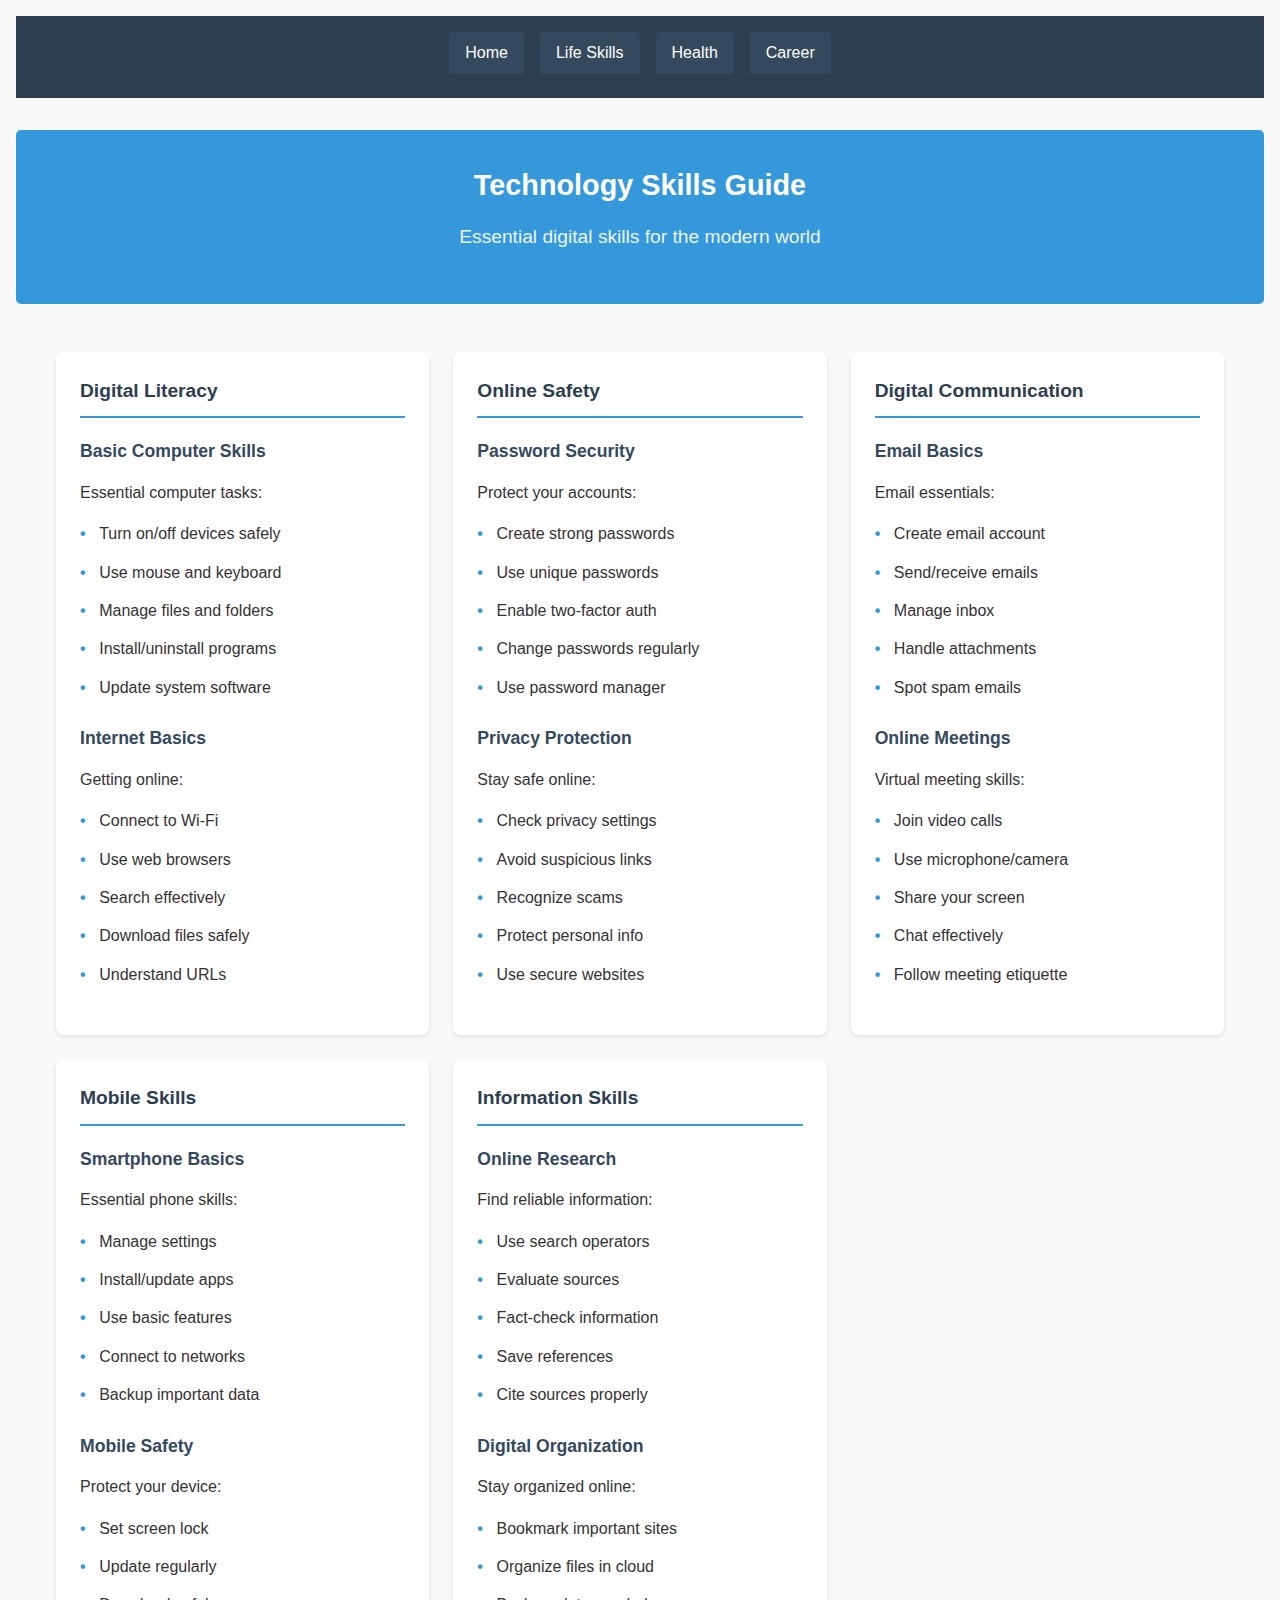
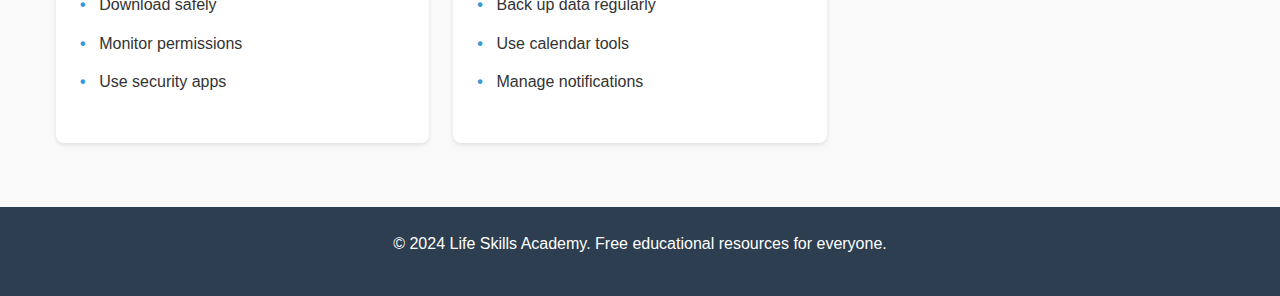
<file: technology.html>
<!DOCTYPE html>
<html lang="en">
<head>
    <meta charset="UTF-8">
    <meta name="viewport" content="width=device-width, initial-scale=1.0">
    <meta name="description" content="Free technology education resources covering digital literacy, online safety, basic computing, and internet skills.">
    <meta http-equiv="Content-Type" content="text/html; charset=UTF-8">
    <meta name="robots" content="index, follow">
    <title>Technology Skills - Life Skills Academy</title>
    <link rel="stylesheet" href="styles.css">
</head>
<body>
    <header>
        <nav>
            <ul>
                <li><a href="index.html">Home</a></li>
                <li><a href="skills.html">Life Skills</a></li>
                <li><a href="health.html">Health</a></li>
                <li><a href="career.html">Career</a></li>
            </ul>
        </nav>
    </header>

    <main>
        <section class="hero">
            <h1>Technology Skills Guide</h1>
            <p>Essential digital skills for the modern world</p>
        </section>

        <div class="card-grid">
            <!-- Digital Literacy Card -->
            <div class="card">
                <h3>Digital Literacy</h3>
                <div class="card-section">
                    <h4>Basic Computer Skills</h4>
                    <p>Essential computer tasks:</p>
                    <ul>
                        <li>Turn on/off devices safely</li>
                        <li>Use mouse and keyboard</li>
                        <li>Manage files and folders</li>
                        <li>Install/uninstall programs</li>
                        <li>Update system software</li>
                    </ul>
                </div>
                <div class="card-section">
                    <h4>Internet Basics</h4>
                    <p>Getting online:</p>
                    <ul>
                        <li>Connect to Wi-Fi</li>
                        <li>Use web browsers</li>
                        <li>Search effectively</li>
                        <li>Download files safely</li>
                        <li>Understand URLs</li>
                    </ul>
                </div>
            </div>

            <!-- Online Safety Card -->
            <div class="card">
                <h3>Online Safety</h3>
                <div class="card-section">
                    <h4>Password Security</h4>
                    <p>Protect your accounts:</p>
                    <ul>
                        <li>Create strong passwords</li>
                        <li>Use unique passwords</li>
                        <li>Enable two-factor auth</li>
                        <li>Change passwords regularly</li>
                        <li>Use password manager</li>
                    </ul>
                </div>
                <div class="card-section">
                    <h4>Privacy Protection</h4>
                    <p>Stay safe online:</p>
                    <ul>
                        <li>Check privacy settings</li>
                        <li>Avoid suspicious links</li>
                        <li>Recognize scams</li>
                        <li>Protect personal info</li>
                        <li>Use secure websites</li>
                    </ul>
                </div>
            </div>

            <!-- Communication Tools Card -->
            <div class="card">
                <h3>Digital Communication</h3>
                <div class="card-section">
                    <h4>Email Basics</h4>
                    <p>Email essentials:</p>
                    <ul>
                        <li>Create email account</li>
                        <li>Send/receive emails</li>
                        <li>Manage inbox</li>
                        <li>Handle attachments</li>
                        <li>Spot spam emails</li>
                    </ul>
                </div>
                <div class="card-section">
                    <h4>Online Meetings</h4>
                    <p>Virtual meeting skills:</p>
                    <ul>
                        <li>Join video calls</li>
                        <li>Use microphone/camera</li>
                        <li>Share your screen</li>
                        <li>Chat effectively</li>
                        <li>Follow meeting etiquette</li>
                    </ul>
                </div>
            </div>

            <!-- Mobile Technology Card -->
            <div class="card">
                <h3>Mobile Skills</h3>
                <div class="card-section">
                    <h4>Smartphone Basics</h4>
                    <p>Essential phone skills:</p>
                    <ul>
                        <li>Manage settings</li>
                        <li>Install/update apps</li>
                        <li>Use basic features</li>
                        <li>Connect to networks</li>
                        <li>Backup important data</li>
                    </ul>
                </div>
                <div class="card-section">
                    <h4>Mobile Safety</h4>
                    <p>Protect your device:</p>
                    <ul>
                        <li>Set screen lock</li>
                        <li>Update regularly</li>
                        <li>Download safely</li>
                        <li>Monitor permissions</li>
                        <li>Use security apps</li>
                    </ul>
                </div>
            </div>

            <!-- Digital Information Card -->
            <div class="card">
                <h3>Information Skills</h3>
                <div class="card-section">
                    <h4>Online Research</h4>
                    <p>Find reliable information:</p>
                    <ul>
                        <li>Use search operators</li>
                        <li>Evaluate sources</li>
                        <li>Fact-check information</li>
                        <li>Save references</li>
                        <li>Cite sources properly</li>
                    </ul>
                </div>
                <div class="card-section">
                    <h4>Digital Organization</h4>
                    <p>Stay organized online:</p>
                    <ul>
                        <li>Bookmark important sites</li>
                        <li>Organize files in cloud</li>
                        <li>Back up data regularly</li>
                        <li>Use calendar tools</li>
                        <li>Manage notifications</li>
                    </ul>
                </div>
            </div>
        </div>
    </main>

    <footer>
        <p>&copy; 2024 Life Skills Academy. Free educational resources for everyone.</p>
    </footer>
</body>
</html>
</file>
<file: styles.css>
/* Reset and base styles */
* {
    margin: 0;
    padding: 0;
    box-sizing: border-box;
}

body {
    font: 16px/1.6 Arial,sans-serif;
    color: #333;
    max-width: 100%;
    background: #f9f9f9;
}

/* Typography */
h1 {
    font-size: 1.8em;
    margin-bottom: 0.5em;
    color: #2c3e50;
}

h2 {
    font-size: 1.5em;
    margin-bottom: 0.8em;
    color: #34495e;
    border-bottom: 2px solid #3498db;
    padding-bottom: 0.3em;
}

h3 {
    font-size: 1.2em;
    margin-bottom: 0.5em;
    color: #2c3e50;
}

p {
    margin-bottom: 1em;
}

/* Navigation */
nav {
    background: #2c3e50;
    padding: 1em;
    position: sticky;
    top: 0;
    z-index: 100;
}

nav ul {
    list-style: none;
    display: flex;
    flex-wrap: wrap;
    justify-content: center;
    max-width: 1200px;
    margin: 0 auto;
}

nav li {
    margin: 0 0.5em 0.5em;
}

nav a {
    color: #fff;
    text-decoration: none;
    padding: 0.5em 1em;
    border-radius: 3px;
    display: block;
    background: #34495e;
}

/* Layout */
header, main, footer {
    padding: 1em;
}

.hero {
    background: #3498db;
    color: #fff;
    padding: 2em 1em;
    text-align: center;
    margin-bottom: 2em;
    border-radius: 5px;
}

.hero h1 {
    color: #fff;
}

.hero p {
    font-size: 1.2em;
    opacity: 0.9;
}

.features, .content {
    max-width: 1200px;
    margin: 0 auto;
    padding: 1em;
}

.feature-grid {
    display: flex;
    flex-wrap: wrap;
    gap: 1.5em;
}

.feature {
    flex: 1 1 300px;
    padding: 1.5em;
    background: #fff;
    border-radius: 5px;
    margin-bottom: 1em;
}

/* Content sections */
.skill-category {
    background: #fff;
    padding: 1.5em;
    margin-bottom: 1.5em;
    border-radius: 5px;
}

.skill-category > ul {
    list-style: none;
}

.skill-category > ul > li {
    margin-bottom: 1.5em;
    font-weight: bold;
    color: #2c3e50;
}

.skill-category ul ul {
    list-style: disc;
    margin: 0.5em 0 0 1.5em;
}

.skill-category ul ul li {
    font-weight: normal;
    margin-bottom: 0.5em;
    color: #333;
}

.skill-category li p {
    font-weight: normal;
    margin: 0.5em 0;
    color: #666;
}

/* Quick Tips */
.quick-tips {
    background: #fff;
    padding: 1.5em;
    margin: 2em auto;
    max-width: 1200px;
    border-radius: 5px;
}

.quick-tips ul {
    list-style: disc;
    margin-left: 1.5em;
}

.quick-tips li {
    margin-bottom: 0.8em;
}

/* Footer */
footer {
    background: #2c3e50;
    color: #fff;
    text-align: center;
    padding: 1.5em;
    margin-top: 2em;
}

/* Icons */
.icon {
    width: 24px;
    height: 24px;
    vertical-align: middle;
    fill: currentColor;
}

/* Feature phone optimizations */
@media (max-width: 320px) {
    body {
        font-size: 14px;
    }

    nav ul {
        flex-direction: column;
        align-items: center;
    }

    nav li {
        width: 100%;
        margin: 0.25em 0;
    }

    .feature, .skill-category {
        margin: 1em 0;
        padding: 1em;
    }

    .hero {
        padding: 1.5em 1em;
    }

    .skill-category ul ul {
        margin-left: 1em;
    }
}

/* Basic smartphone optimizations */
@media (min-width: 321px) and (max-width: 768px) {
    body {
        font-size: 16px;
    }

    nav ul {
        justify-content: flex-start;
    }

    .feature, .skill-category {
        flex: 1 1 100%;
    }

    .hero {
        padding: 2em 1em;
    }

    .skill-category {
        padding: 1.2em;
    }
}

/* Health Cards */
.card-grid {
    display: grid;
    grid-template-columns: repeat(auto-fit, minmax(280px, 1fr));
    gap: 1.5em;
    padding: 1em;
    max-width: 1200px;
    margin: 0 auto;
}

.card {
    background: #fff;
    border-radius: 8px;
    padding: 1.5em;
    box-shadow: 0 2px 4px rgba(0,0,0,0.1);
}

.card h3 {
    color: #2c3e50;
    margin-bottom: 1em;
    padding-bottom: 0.5em;
    border-bottom: 2px solid #3498db;
}

.card ul {
    list-style: none;
    margin: 0;
    padding: 0;
}

.card ul li {
    margin-bottom: 0.8em;
    padding-left: 1.2em;
    position: relative;
}

.card ul li:before {
    content: "•";
    color: #3498db;
    position: absolute;
    left: 0;
    font-weight: bold;
}

.card-section {
    margin-bottom: 1.5em;
}

.card-section h4 {
    color: #34495e;
    margin-bottom: 0.8em;
    font-size: 1.1em;
}

/* Feature phone optimizations for cards */
@media (max-width: 320px) {
    .card {
        padding: 1em;
        margin: 0.5em 0;
    }
    
    .card-grid {
        gap: 1em;
        padding: 0.5em;
    }
}
</file>
